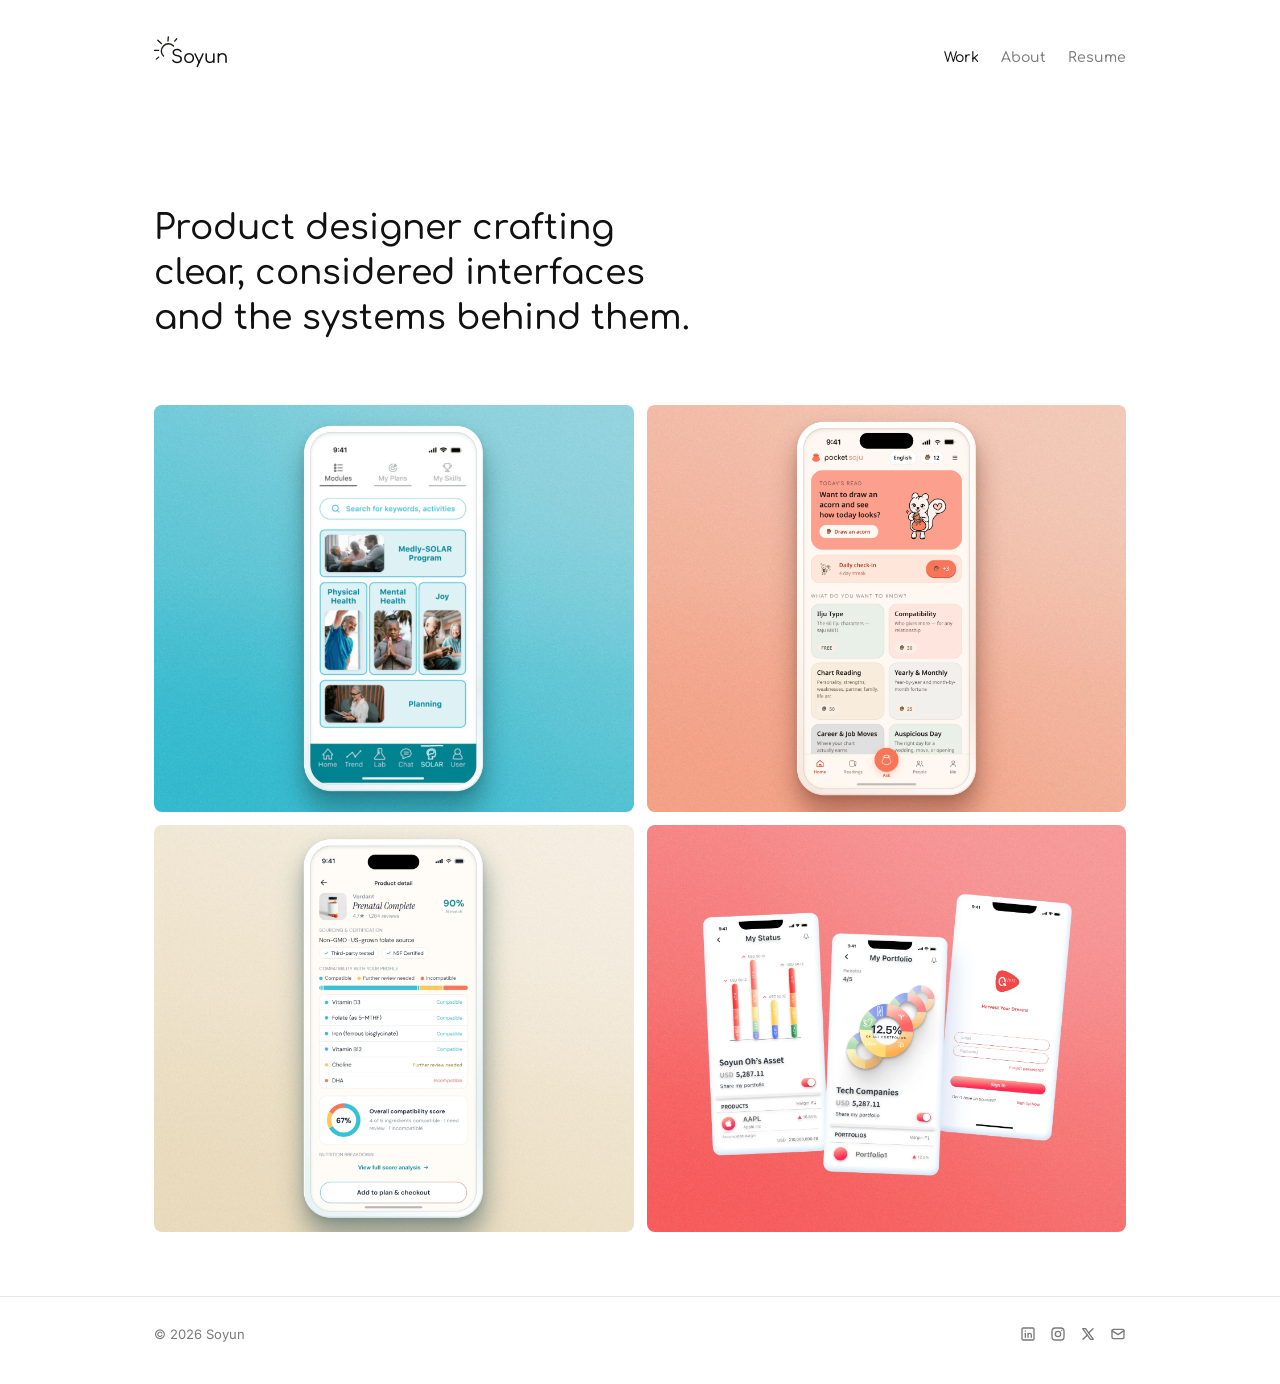
<file: index.html>
<!DOCTYPE html>
<html lang="en">
<head>
  <meta charset="utf-8">
  <meta name="viewport" content="width=device-width, initial-scale=1">
  <title>Soyun</title>
  <meta name="description" content="Portfolio of Soyun, a product designer crafting clear, considered interfaces and the systems behind them.">
  <link rel="preconnect" href="https://fonts.googleapis.com">
  <link rel="preconnect" href="https://fonts.gstatic.com" crossorigin>
  <link href="https://fonts.googleapis.com/css2?family=Inter:wght@400;500&family=Newsreader:ital,opsz,wght@0,6..72,400;1,6..72,400&family=Comfortaa:wght@500&display=swap" rel="stylesheet">
  <link rel="stylesheet" href="styles.css">
</head>
<body>
  <header class="site-header">
    <div class="wrap">
      <a href="index.html" class="brand"><img class="brand-logo" src="images/logo-4a.svg" width="36" height="22" alt="">Soyun</a>
      <nav class="nav" aria-label="Main">
        <a href="index.html" aria-current="page">Work</a>
        <a href="about.html">About</a>
        <a href="#">Resume</a>
      </nav>
    </div>
  </header>

  <main>
    <section class="hero">
      <div class="wrap">
        <h1>Product designer crafting clear, considered interfaces and the systems behind them.</h1>
      </div>
    </section>

    <section id="work" aria-label="Selected work">
      <div class="wrap">
        <div class="grid">

          <div class="item reveal">
            <a class="tile" href="projects/medly-solar.html" style="--tint:#0b7f8d">
              <div class="art">
                <img src="images/medly-solar.webp" width="2000" height="1429" alt="Medly-SOLAR app home screen with Physical Health, Mental Health, Joy and Planning modules">
              </div>
              <div class="overlay" aria-hidden="true">
                <span class="name">Medly-SOLAR</span>
                <span class="tags">User-Centered Design, Equitable Design</span>
              </div>
            </a>
            <div class="caption"><div class="name">Medly-SOLAR</div><div class="tags">User-Centered Design, Equitable Design</div></div>
          </div>

          <div class="item reveal">
            <a class="tile" href="projects/pocket-saju.html" style="--tint:#c9472f">
              <div class="art">
                <img src="images/pocket-saju.webp" width="2000" height="1429" alt="Pocket Saju app home screen with today's read, daily check-in and reading topics">
              </div>
              <div class="overlay" aria-hidden="true">
                <span class="name">Pocket Saju</span>
                <span class="tags">Design Engineering, Design System, Character Design, App Design</span>
              </div>
            </a>
            <div class="caption"><div class="name">Pocket Saju</div><div class="tags">Design Engineering, Design System, Character Design, App Design</div></div>
          </div>

          <div class="item reveal">
            <a class="tile" href="projects/connai.html" style="--tint:#1f7a86">
              <div class="art">
                <img src="images/connai.webp" width="2000" height="1429" alt="CONNAÎ product detail screen showing a prenatal supplement's AI match, ingredient compatibility and overall score">
              </div>
              <div class="overlay" aria-hidden="true">
                <span class="name">CONNAÎ</span>
                <span class="tags">Concept Design, Health &amp; Wellness, AI-Powered</span>
              </div>
            </a>
            <div class="caption"><div class="name">CONNAÎ</div><div class="tags">Concept Design, Health &amp; Wellness, AI-Powered</div></div>
          </div>

          <div class="item reveal">
            <a class="tile" href="projects/qvest.html" style="--tint:#c9343f">
              <div class="art">
                <img src="images/qvest.webp" width="2000" height="1429" alt="Three phone screens of an investing app: My Status, My Portfolio and Sign In">
              </div>
              <div class="overlay" aria-hidden="true">
                <span class="name">QVest</span>
                <span class="tags">UX Design, Fintech, Stock Investment</span>
              </div>
            </a>
            <div class="caption"><div class="name">QVest</div><div class="tags">UX Design, Fintech, Stock Investment</div></div>
          </div>

        </div>
      </div>
    </section>
  </main>

  <footer class="site-footer">
    <div class="wrap">
      <div class="row">
        <div>© <span id="year">2026</span> Soyun</div>
        <div class="socials">
          <a href="https://www.linkedin.com/in/soyunoh/" target="_blank" rel="noopener noreferrer" aria-label="LinkedIn"><svg viewBox="0 0 24 24"><rect x="3" y="3" width="18" height="18" rx="2"/><path d="M8 11v6M8 7.5v.01M12 17v-6M12 13.5c0-1.5 1-2.5 2.5-2.5S17 12 17 13.5V17"/></svg></a>
          <a href="#" aria-label="Instagram"><svg viewBox="0 0 24 24"><rect x="3" y="3" width="18" height="18" rx="5"/><circle cx="12" cy="12" r="4"/><path d="M17.5 6.5v.01"/></svg></a>
          <a href="https://x.com/soyun_oh" target="_blank" rel="noopener noreferrer" aria-label="X (Twitter)"><svg viewBox="0 0 24 24"><path d="M4 4l11.7 16H20L8.3 4H4z"/><path d="M4.5 20l6.6-6.6M12.9 10.6L19.5 4"/></svg></a>
          <a href="mailto:soyunohh@gmail.com" aria-label="Email"><svg viewBox="0 0 24 24"><rect x="3" y="5" width="18" height="14" rx="2"/><path d="m3 7 9 6 9-6"/></svg></a>
        </div>
      </div>
    </div>
  </footer>

  <script src="script.js"></script>
</body>
</html>
</file>
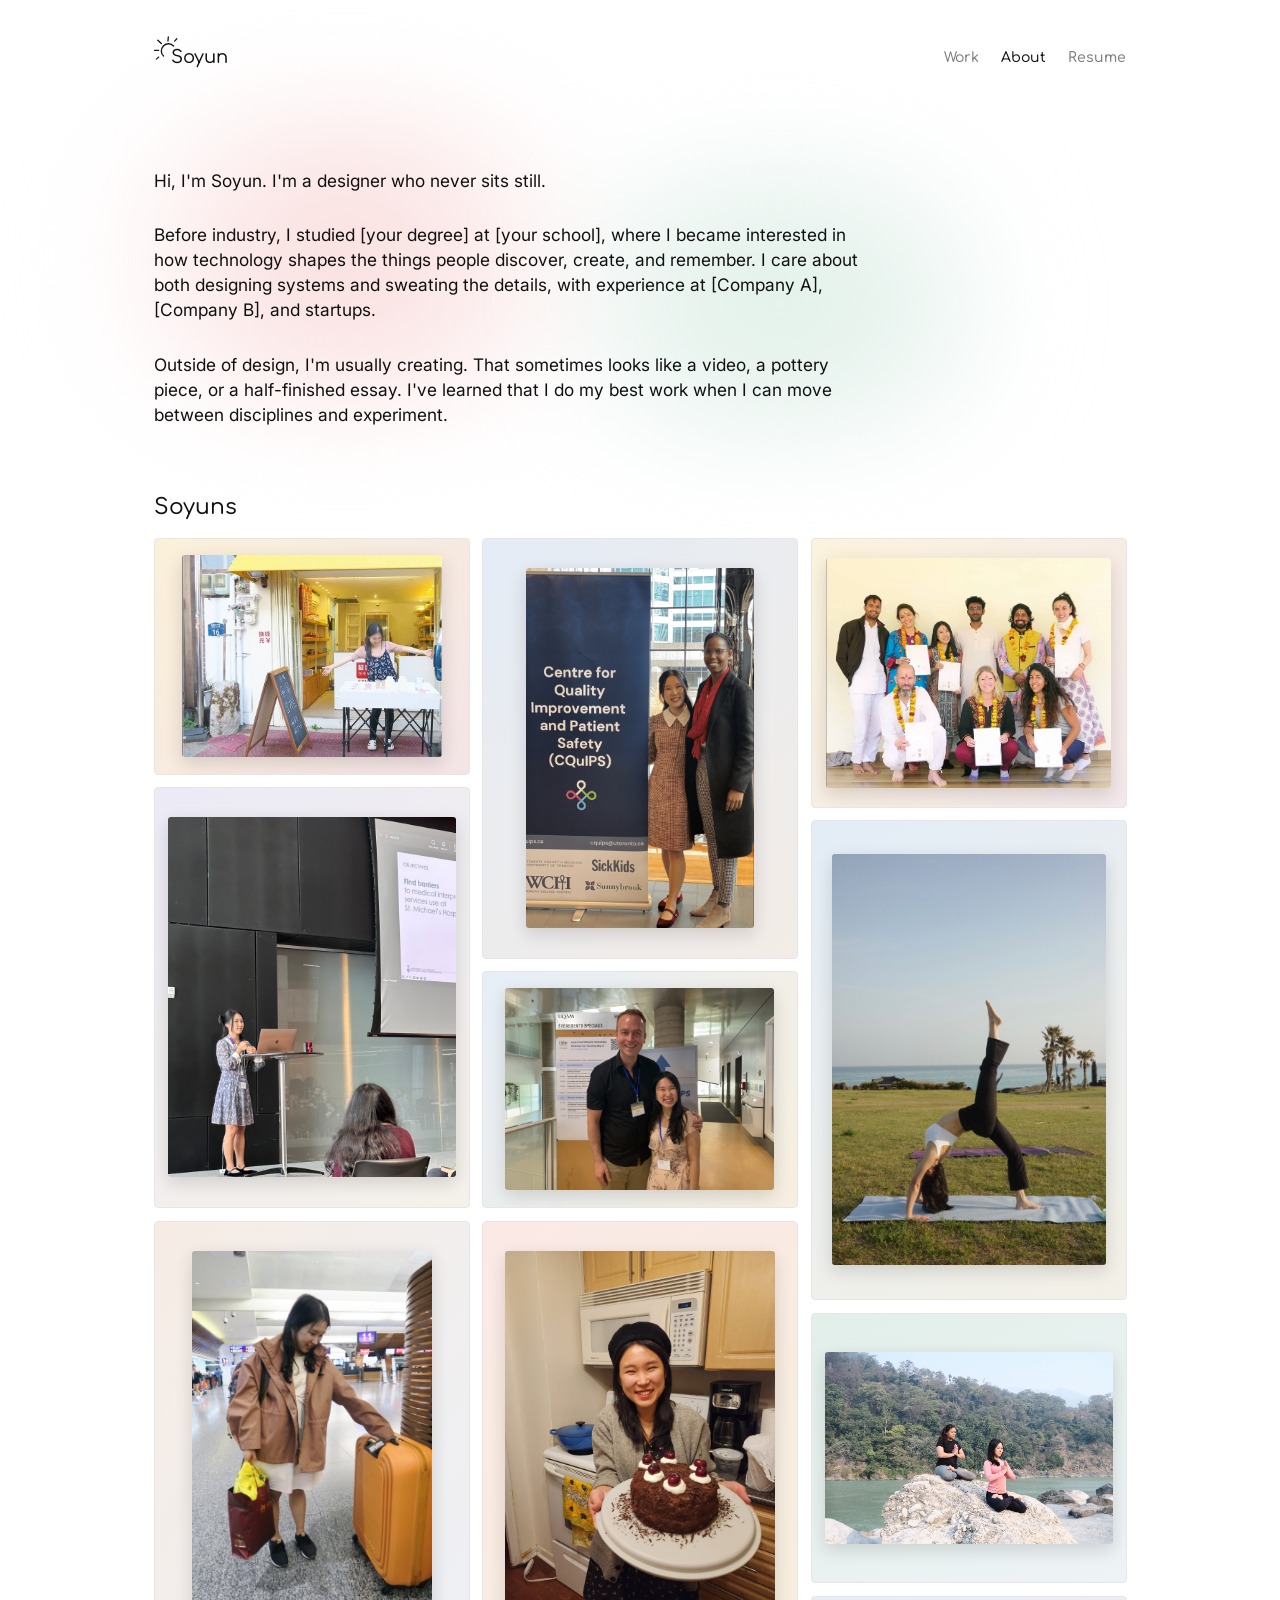
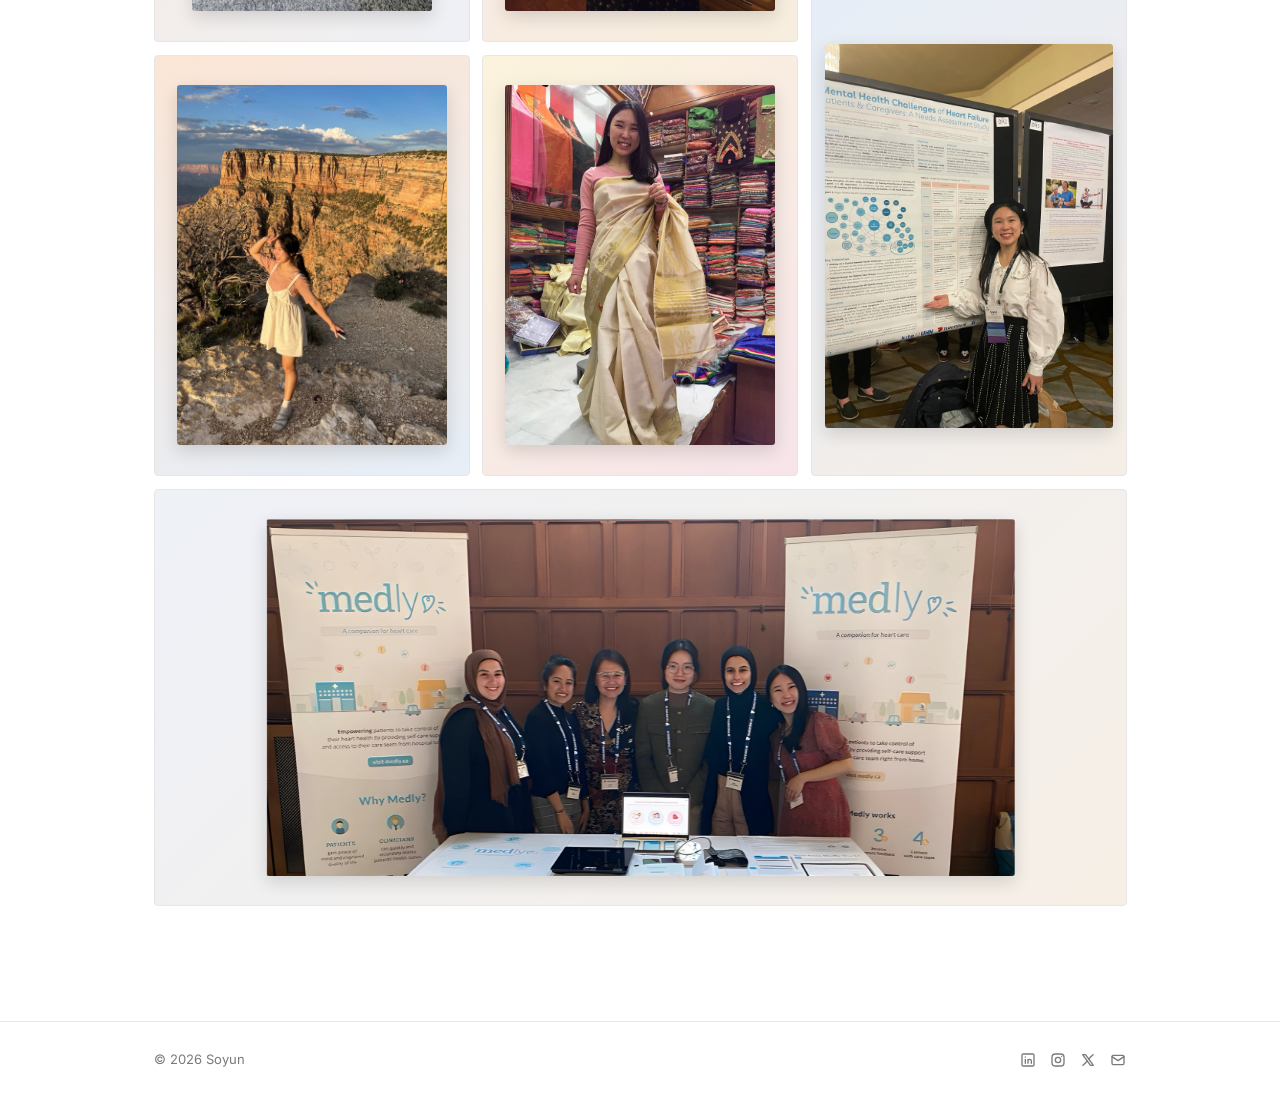
<file: about.html>
<!DOCTYPE html>
<html lang="en">
<head>
  <meta charset="utf-8">
  <meta name="viewport" content="width=device-width, initial-scale=1">
  <title>About — Soyun</title>
  <meta name="description" content="About Soyun: background, interests and what I make outside of work.">
  <link rel="preconnect" href="https://fonts.googleapis.com">
  <link rel="preconnect" href="https://fonts.gstatic.com" crossorigin>
  <link href="https://fonts.googleapis.com/css2?family=Inter:wght@400;500&family=Newsreader:ital,opsz,wght@0,6..72,400;1,6..72,400&family=Comfortaa:wght@500&display=swap" rel="stylesheet">
  <link rel="stylesheet" href="styles.css">
</head>
<body class="about-page">
  <header class="site-header">
    <div class="wrap">
      <a href="index.html" class="brand"><img class="brand-logo" src="images/logo-4a.svg" width="36" height="22" alt="">Soyun</a>
      <nav class="nav" aria-label="Main">
        <a href="index.html">Work</a>
        <a href="about.html" aria-current="page">About</a>
        <a href="#">Resume</a>
      </nav>
    </div>
  </header>

  <main>
    <section class="intro">
      <div class="wrap">
        <p>Hi, I'm Soyun. I'm a designer who never sits still.</p>
        <p>Before industry, I studied [your degree] at [your school], where I became interested in how technology shapes the things people discover, create, and remember. I care about both designing systems and sweating the details, with experience at [Company A], [Company B], and startups.</p>
        <p>Outside of design, I'm usually creating. That sometimes looks like a video, a pottery piece, or a half-finished essay. I've learned that I do my best work when I can move between disciplines and experiment.</p>
      </div>
    </section>

    <section class="about-section">
      <div class="wrap">
        <h2>Soyuns</h2>
        <div class="cards">

          <div class="col">
            <div class="card photo reveal" style="--a:#fbf0d9; --b:#f3e4e6; --angle:135deg">
              <img src="images/community-shop.webp" width="753" height="584" style="--ar:1.2894" loading="lazy" alt="A person standing with arms open behind a small table in front of a shop entrance with a yellow awning">
            </div>

            <div class="card photo tall reveal" style="--a:#eceaf5; --b:#f5f1ea; --angle:150deg">
              <img src="images/community-talk.jpg" width="1600" height="2000" style="--ar:0.8" loading="lazy" alt="A person giving a presentation at a standing table with a laptop, next to a projected slide">
            </div>

            <div class="card photo tall reveal" style="--a:#f6ece4; --b:#eef0f5; --angle:120deg">
              <img src="images/gallery-airport.jpg" width="1080" height="1620" style="--ar:0.6667" loading="lazy" alt="A person in a tan jacket holding an orange suitcase and a shopping bag in an airport">
            </div>

            <div class="card photo tall reveal" style="--a:#fbe6d6; --b:#e6eef7; --angle:160deg">
              <img src="images/gallery-canyon.jpg" width="1125" height="1500" style="--ar:0.75" loading="lazy" alt="A person shading their eyes with one hand at a canyon overlook in the evening light">
            </div>
          </div>

          <div class="col">
            <div class="card photo tall reveal" style="--a:#e4ecf6; --b:#f3ece6; --angle:135deg">
              <img src="images/community-cquips.webp" width="1269" height="2000" style="--ar:0.6345" loading="lazy" alt="Two people smiling next to a Centre for Quality Improvement and Patient Safety banner">
            </div>

            <div class="card photo reveal" style="--a:#e6eef7; --b:#f7efe0; --angle:120deg">
              <img src="images/community-conference.jpg" width="1504" height="1128" style="--ar:1.3333" loading="lazy" alt="Two people smiling together at a conference in front of a workshop program board">
            </div>

            <div class="card photo tall reveal" style="--a:#fbe9e6; --b:#f6eede; --angle:135deg">
              <img src="images/gallery-cake.jpg" width="1500" height="2000" style="--ar:0.75" loading="lazy" alt="A person in a black beret smiling and holding a chocolate cake with cherries on a plate in a kitchen">
            </div>

            <div class="card photo tall reveal" style="--a:#fbf3dc; --b:#f6e4ea; --angle:140deg">
              <img src="images/gallery-sari.jpg" width="768" height="1024" style="--ar:0.75" loading="lazy" alt="A person smiling in a cream and gold sari inside a fabric shop">
            </div>
          </div>

          <div class="col">
            <div class="card photo reveal" style="--a:#fbf3dc; --b:#f4e7ea; --angle:135deg">
              <img src="images/creations-training.webp" width="751" height="607" style="--ar:1.2372" loading="lazy" alt="A group of yoga teacher training graduates in flower garlands holding certificates">
            </div>

            <div class="card photo tall reveal" style="--a:#e3edf7; --b:#f3f0e6; --angle:150deg">
              <img src="images/creations-yoga.jpg" width="1280" height="1920" style="--ar:0.6667" loading="lazy" alt="A person doing a one-legged bridge yoga pose on a mat on a lawn by the sea">
            </div>

            <div class="card photo reveal" style="--a:#e2efe9; --b:#eef3f6; --angle:150deg">
              <img src="images/gallery-meditation.jpg" width="1127" height="749" style="--ar:1.5047" loading="lazy" alt="Two people meditating with hands in prayer position on a large rock beside a river">
            </div>

            <div class="card photo tall reveal" style="--a:#e6edf7; --b:#f5eee6; --angle:145deg">
              <img src="images/gallery-poster.webp" width="1500" height="2000" style="--ar:0.75" loading="lazy" alt="A person in a black beret smiling and pointing to a research poster about mental health challenges of heart failure patients and caregivers">
            </div>
          </div>

          <div class="card photo wide reveal" style="--a:#eef1f7; --b:#f6efe6; --angle:135deg">
              <img src="images/gallery-booth.webp" width="2000" height="952" style="--ar:2.1008" loading="lazy" alt="Six people smiling behind a Medly booth table, between two Medly banners at a conference">
            </div>

        </div>
      </div>
    </section>
  </main>

  <footer class="site-footer">
    <div class="wrap">
      <div class="row">
        <div>© <span id="year">2026</span> Soyun</div>
        <div class="socials">
          <a href="https://www.linkedin.com/in/soyunoh/" target="_blank" rel="noopener noreferrer" aria-label="LinkedIn"><svg viewBox="0 0 24 24"><rect x="3" y="3" width="18" height="18" rx="2"/><path d="M8 11v6M8 7.5v.01M12 17v-6M12 13.5c0-1.5 1-2.5 2.5-2.5S17 12 17 13.5V17"/></svg></a>
          <a href="#" aria-label="Instagram"><svg viewBox="0 0 24 24"><rect x="3" y="3" width="18" height="18" rx="5"/><circle cx="12" cy="12" r="4"/><path d="M17.5 6.5v.01"/></svg></a>
          <a href="https://x.com/soyun_oh" target="_blank" rel="noopener noreferrer" aria-label="X (Twitter)"><svg viewBox="0 0 24 24"><path d="M4 4l11.7 16H20L8.3 4H4z"/><path d="M4.5 20l6.6-6.6M12.9 10.6L19.5 4"/></svg></a>
          <a href="mailto:soyunohh@gmail.com" aria-label="Email"><svg viewBox="0 0 24 24"><rect x="3" y="5" width="18" height="14" rx="2"/><path d="m3 7 9 6 9-6"/></svg></a>
        </div>
      </div>
    </div>
  </footer>

  <script src="script.js"></script>
</body>
</html>
</file>
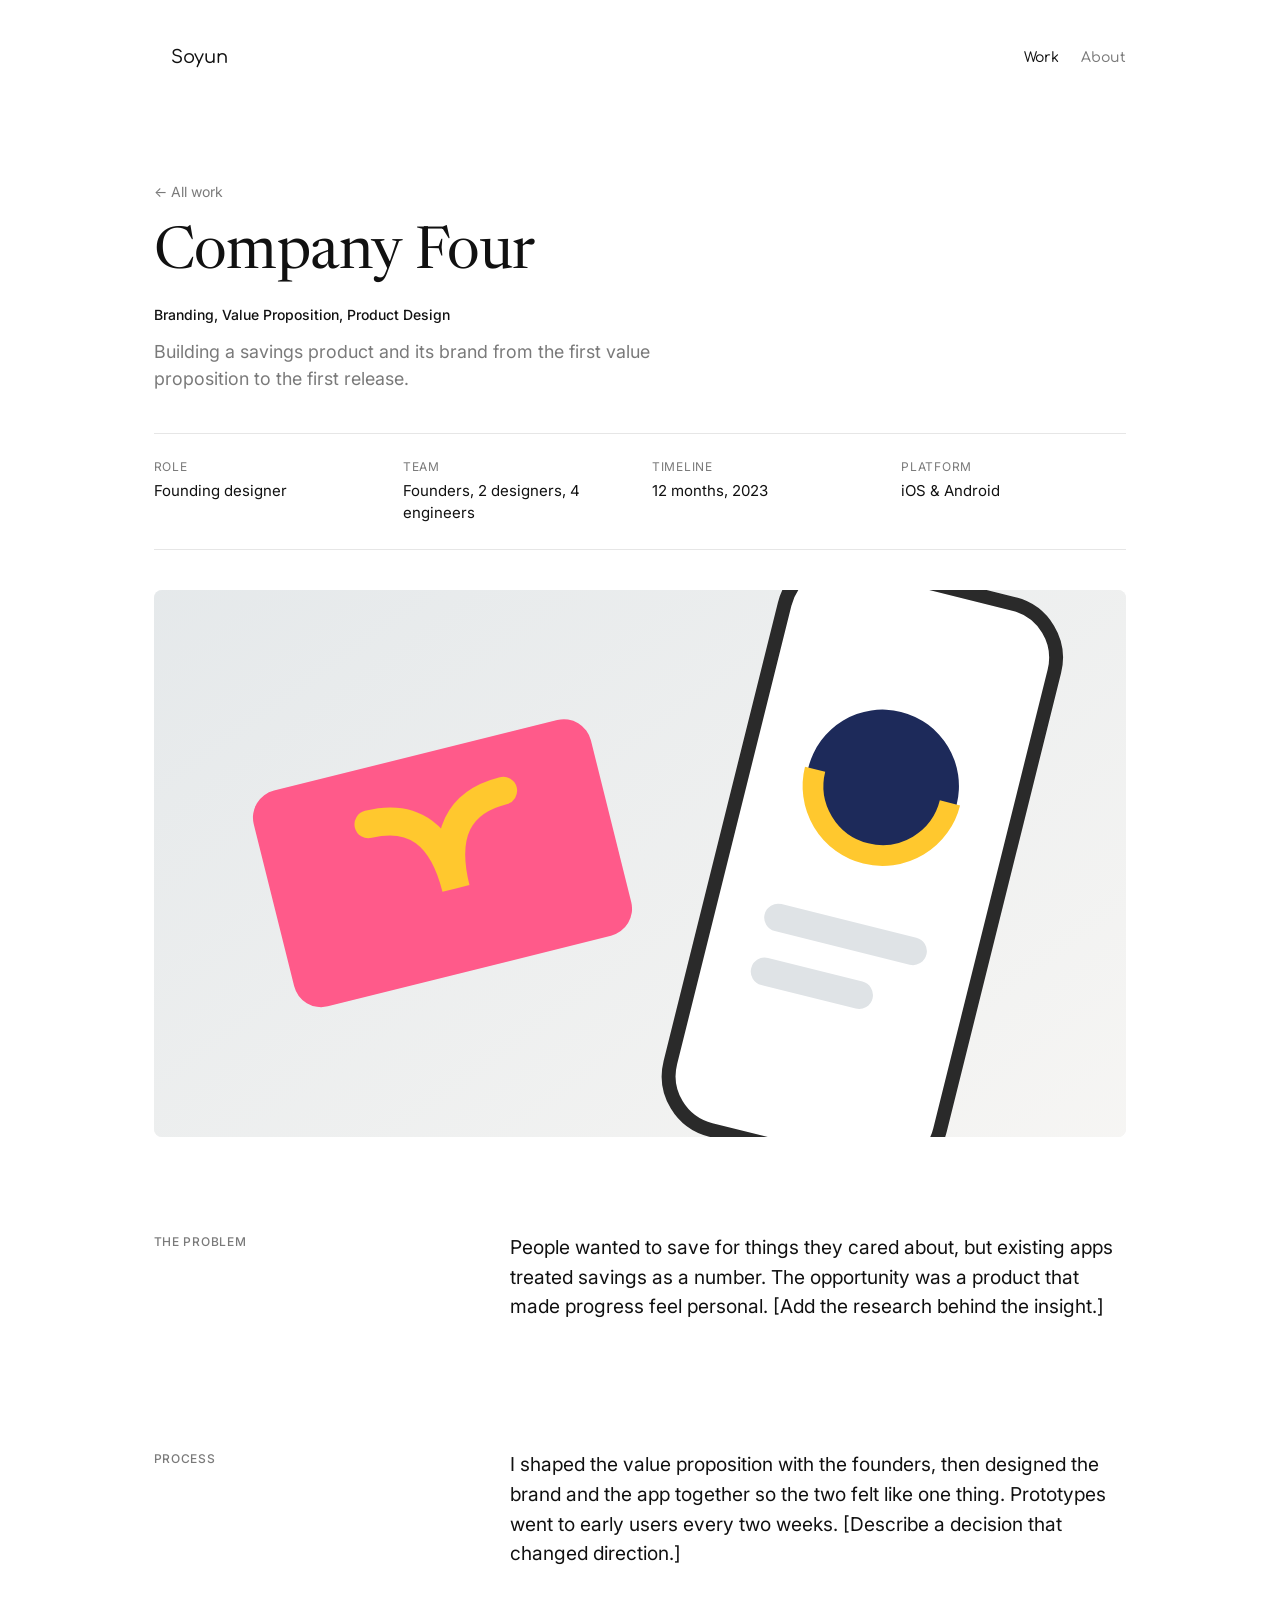
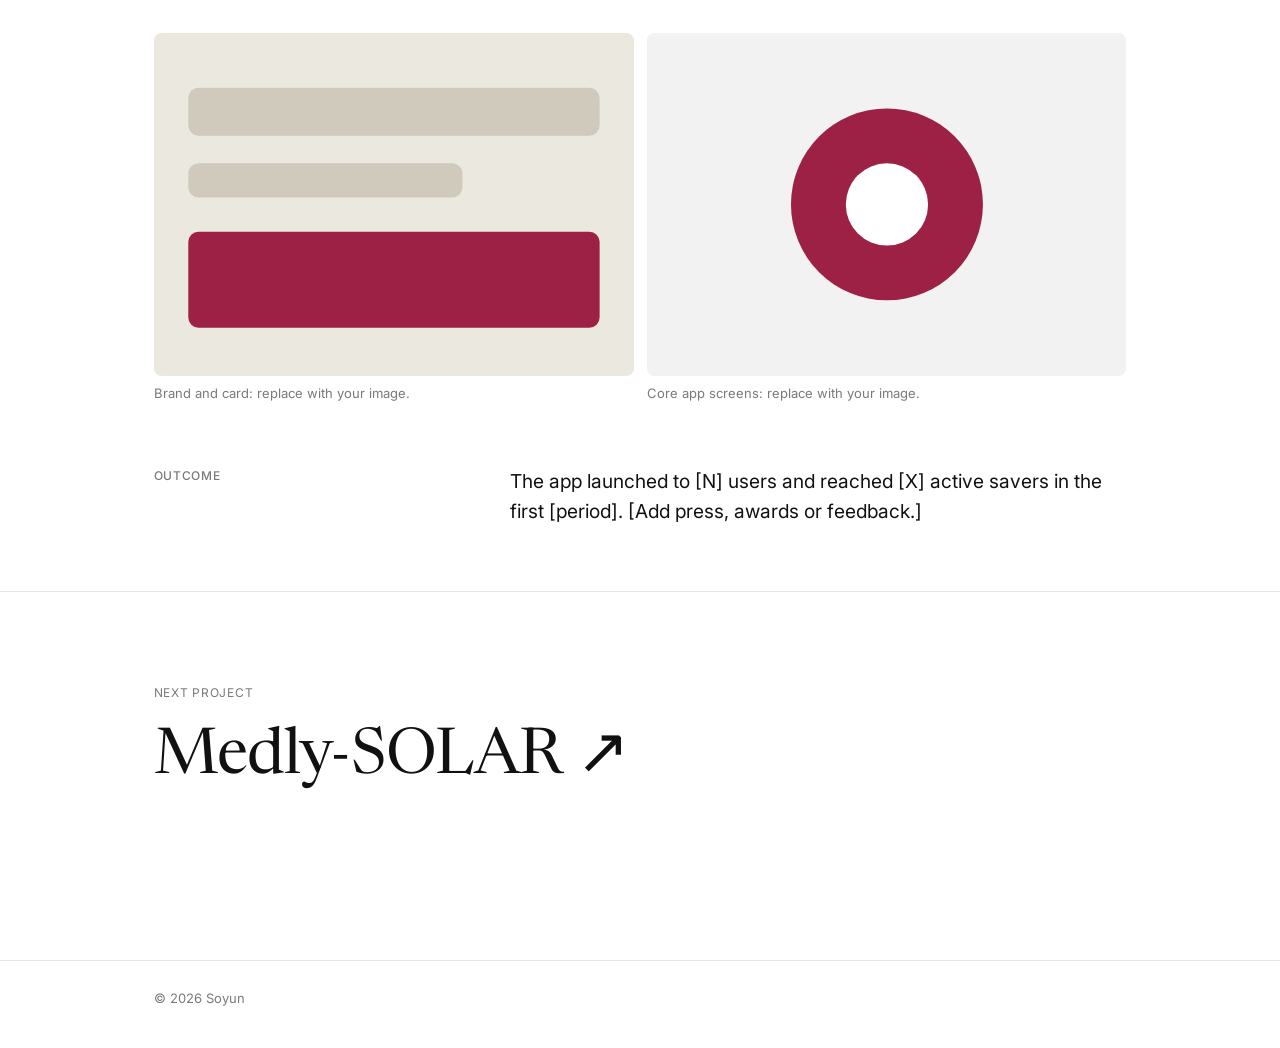
<file: projects/company-four.html>
<!DOCTYPE html>
<html lang="en">
<head>
  <meta charset="utf-8">
  <meta name="viewport" content="width=device-width, initial-scale=1">
  <title>Company Four — Soyun</title>
  <meta name="description" content="Case study: Company Four. Branding, Value Proposition, Product Design.">
  <link rel="preconnect" href="https://fonts.googleapis.com">
  <link rel="preconnect" href="https://fonts.gstatic.com" crossorigin>
  <link href="https://fonts.googleapis.com/css2?family=Inter:wght@400;500&family=Newsreader:ital,opsz,wght@0,6..72,400;1,6..72,400&family=Comfortaa:wght@500&display=swap" rel="stylesheet">
  <link rel="stylesheet" href="../styles.css">
</head>
<body>
  <header class="site-header">
    <div class="wrap">
      <a href="../index.html" class="brand">Soyun</a>
      <nav class="nav" aria-label="Main">
        <a href="../index.html" aria-current="page">Work</a>
        <a href="../about.html">About</a>
      </nav>
    </div>
  </header>

  <main>
    <div class="wrap">
      <section class="cs-hero">
        <a class="back" href="../index.html">← All work</a>
        <h1>Company Four</h1>
        <p class="tags-line">Branding, Value Proposition, Product Design</p>
        <p class="sub">Building a savings product and its brand from the first value proposition to the first release.</p>

        <dl class="cs-facts"><div><dt>Role</dt><dd>Founding designer</dd></div><div><dt>Team</dt><dd>Founders, 2 designers, 4 engineers</dd></div><div><dt>Timeline</dt><dd>12 months, 2023</dd></div><div><dt>Platform</dt><dd>iOS &amp; Android</dd></div></dl>

        <div class="cs-cover">
          <svg viewBox="0 0 140 100" preserveAspectRatio="xMidYMid slice" role="img" aria-label="Placeholder cover for Company Four">
                  <defs><linearGradient id="g4" x1="0" y1="0" x2="1" y2="1"><stop offset="0" stop-color="#e4e8ea"/><stop offset="1" stop-color="#f7f6f4"/></linearGradient></defs>
                  <rect width="140" height="100" fill="url(#g4)"/>
                  <g transform="rotate(-14 42 56)"><rect x="18" y="34" width="50" height="32" rx="4" fill="#ff5a8a"/><path d="M34 42 q10 0 10 12 q0 -12 10 -12" fill="none" stroke="#ffc82e" stroke-width="4" stroke-linecap="round"/></g>
                  <g transform="rotate(14 100 50)"><rect x="82" y="8" width="40" height="84" rx="8" fill="#fff" stroke="#2a2a2a" stroke-width="2"/><circle cx="102" cy="38" r="11" fill="#1d2a5a"/><path d="M92 38 a10 10 0 0 0 20 0" fill="none" stroke="#ffc82e" stroke-width="3"/><rect x="90" y="58" width="24" height="4" rx="2" fill="#dfe3e6"/><rect x="90" y="66" width="18" height="4" rx="2" fill="#dfe3e6"/></g>
                </svg>
        </div>
      </section>

      <section class="cs-block reveal">
        <h2>The problem</h2>
        <p>People wanted to save for things they cared about, but existing apps treated savings as a number. The opportunity was a product that made progress feel personal. [Add the research behind the insight.]</p>
      </section>

      <section class="cs-block reveal">
        <h2>Process</h2>
        <p>I shaped the value proposition with the founders, then designed the brand and the app together so the two felt like one thing. Prototypes went to early users every two weeks. [Describe a decision that changed direction.]</p>
      </section>

      <div class="cs-figures two reveal">
        <figure>
          <div class="cs-figure"><svg viewBox="0 0 160 100" preserveAspectRatio="xMidYMid slice" aria-hidden="true"><rect width="160" height="100" fill="#ebe8e0"/><rect x="20" y="16" width="120" height="14" rx="3" fill="#cfcabb"/><rect x="20" y="38" width="80" height="10" rx="3" fill="#cfcabb"/><rect x="20" y="58" width="120" height="28" rx="3" fill="#9c2145"/></svg></div>
          <figcaption class="cs-figcaption">Brand and card: replace with your image.</figcaption>
        </figure>
        <figure>
          <div class="cs-figure"><svg viewBox="0 0 160 100" preserveAspectRatio="xMidYMid slice" aria-hidden="true"><rect width="160" height="100" fill="#f2f2f2"/><circle cx="80" cy="50" r="28" fill="#9c2145"/><circle cx="80" cy="50" r="12" fill="#fff"/></svg></div>
          <figcaption class="cs-figcaption">Core app screens: replace with your image.</figcaption>
        </figure>
      </div>

      <section class="cs-block reveal">
        <h2>Outcome</h2>
        <p>The app launched to [N] users and reached [X] active savers in the first [period]. [Add press, awards or feedback.]</p>
      </section>
    </div>

    <a class="next" href="medly-solar.html">
      <div class="wrap">
        <small>Next project</small>
        <h2>Medly-SOLAR ↗</h2>
      </div>
    </a>
  </main>

  <footer class="site-footer">
    <div class="wrap">
      <p class="copy">© <span id="year">2026</span> Soyun</p>
    </div>
  </footer>

  <script src="../script.js"></script>
</body>
</html>
</file>
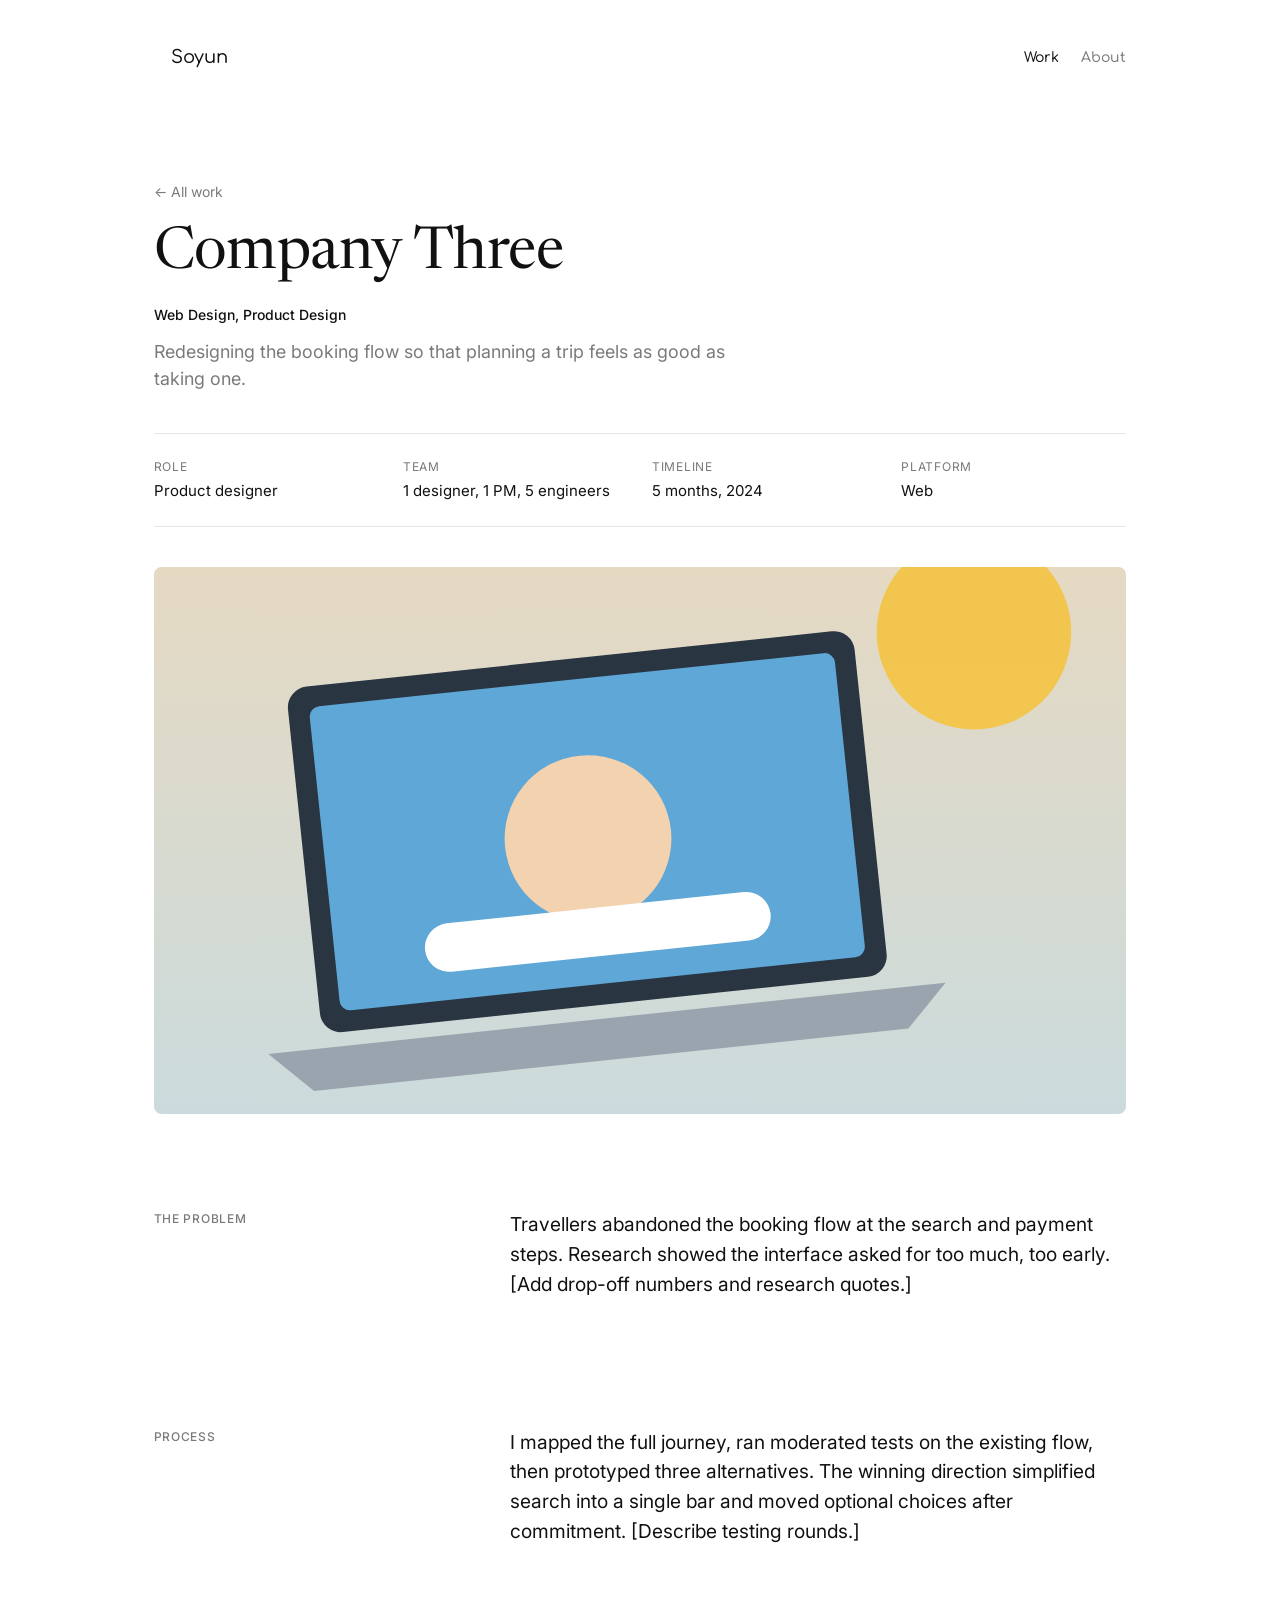
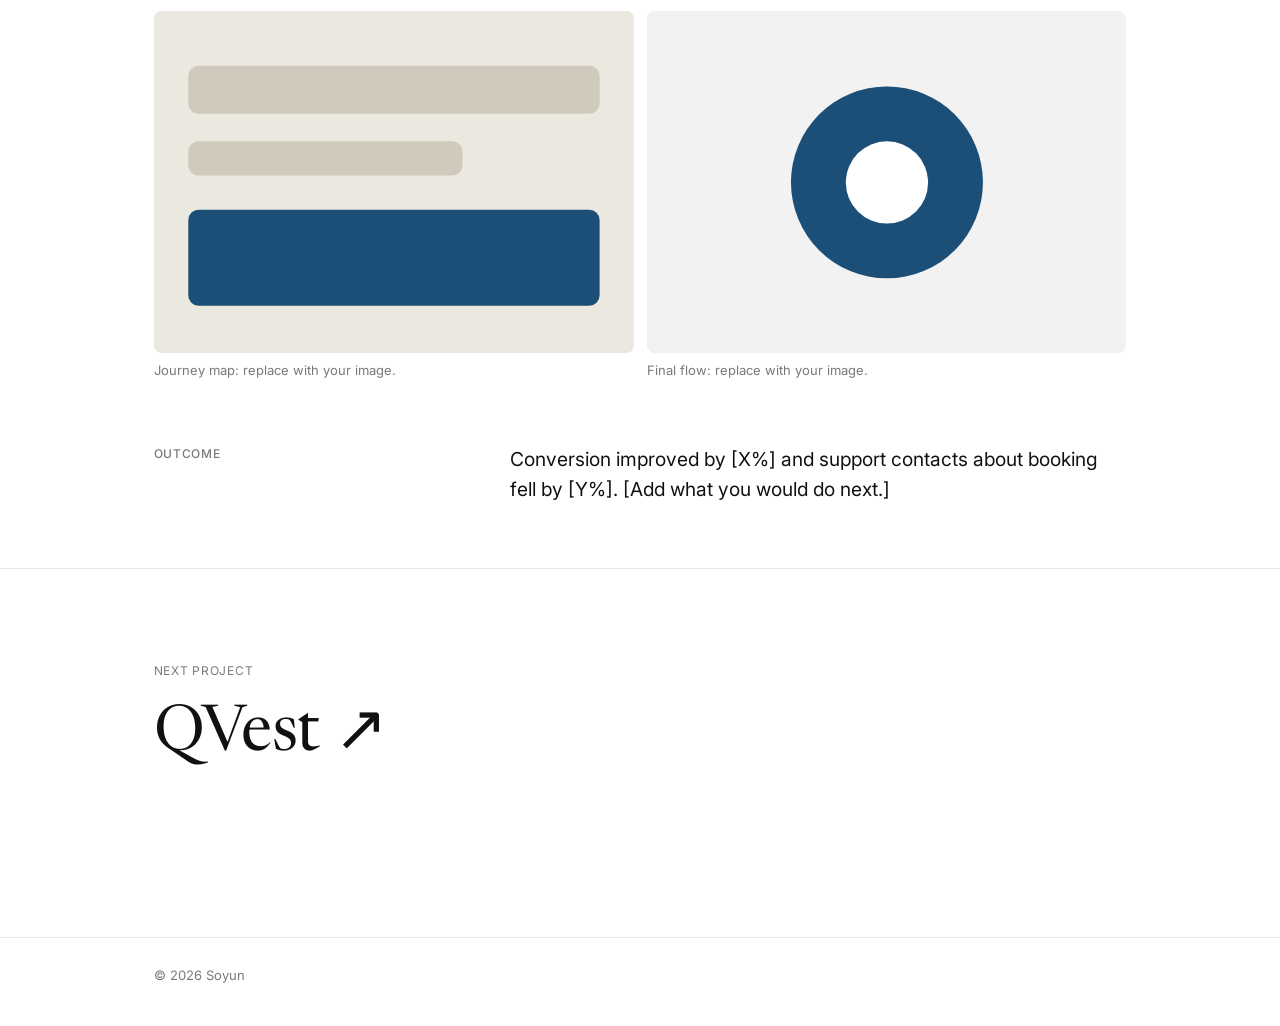
<file: projects/company-three.html>
<!DOCTYPE html>
<html lang="en">
<head>
  <meta charset="utf-8">
  <meta name="viewport" content="width=device-width, initial-scale=1">
  <title>Company Three — Soyun</title>
  <meta name="description" content="Case study: Company Three. Web Design, Product Design.">
  <link rel="preconnect" href="https://fonts.googleapis.com">
  <link rel="preconnect" href="https://fonts.gstatic.com" crossorigin>
  <link href="https://fonts.googleapis.com/css2?family=Inter:wght@400;500&family=Newsreader:ital,opsz,wght@0,6..72,400;1,6..72,400&family=Comfortaa:wght@500&display=swap" rel="stylesheet">
  <link rel="stylesheet" href="../styles.css">
</head>
<body>
  <header class="site-header">
    <div class="wrap">
      <a href="../index.html" class="brand">Soyun</a>
      <nav class="nav" aria-label="Main">
        <a href="../index.html" aria-current="page">Work</a>
        <a href="../about.html">About</a>
      </nav>
    </div>
  </header>

  <main>
    <div class="wrap">
      <section class="cs-hero">
        <a class="back" href="../index.html">← All work</a>
        <h1>Company Three</h1>
        <p class="tags-line">Web Design, Product Design</p>
        <p class="sub">Redesigning the booking flow so that planning a trip feels as good as taking one.</p>

        <dl class="cs-facts"><div><dt>Role</dt><dd>Product designer</dd></div><div><dt>Team</dt><dd>1 designer, 1 PM, 5 engineers</dd></div><div><dt>Timeline</dt><dd>5 months, 2024</dd></div><div><dt>Platform</dt><dd>Web</dd></div></dl>

        <div class="cs-cover">
          <svg viewBox="0 0 140 100" preserveAspectRatio="xMidYMid slice" role="img" aria-label="Placeholder cover for Company Three">
                  <defs><linearGradient id="g3" x1="0" y1="0" x2="0" y2="1"><stop offset="0" stop-color="#e9d9bf"/><stop offset="1" stop-color="#c7dbe0"/></linearGradient></defs>
                  <rect width="140" height="100" fill="url(#g3)"/>
                  <circle cx="118" cy="20" r="14" fill="#f4c542" opacity=".9"/>
                  <g transform="rotate(-6 60 55)">
                    <rect x="22" y="24" width="82" height="50" rx="3" fill="#2a3542"/>
                    <rect x="25" y="27" width="76" height="44" rx="1.5" fill="#5ea7d6"/>
                    <circle cx="63" cy="50" r="12" fill="#f3d2b0"/>
                    <rect x="38" y="60" width="50" height="7" rx="3.5" fill="#fff"/>
                    <path d="M14 76 H112 L106 82 H20Z" fill="#9aa4ae"/>
                  </g>
                </svg>
        </div>
      </section>

      <section class="cs-block reveal">
        <h2>The problem</h2>
        <p>Travellers abandoned the booking flow at the search and payment steps. Research showed the interface asked for too much, too early. [Add drop-off numbers and research quotes.]</p>
      </section>

      <section class="cs-block reveal">
        <h2>Process</h2>
        <p>I mapped the full journey, ran moderated tests on the existing flow, then prototyped three alternatives. The winning direction simplified search into a single bar and moved optional choices after commitment. [Describe testing rounds.]</p>
      </section>

      <div class="cs-figures two reveal">
        <figure>
          <div class="cs-figure"><svg viewBox="0 0 160 100" preserveAspectRatio="xMidYMid slice" aria-hidden="true"><rect width="160" height="100" fill="#ebe8e0"/><rect x="20" y="16" width="120" height="14" rx="3" fill="#cfcabb"/><rect x="20" y="38" width="80" height="10" rx="3" fill="#cfcabb"/><rect x="20" y="58" width="120" height="28" rx="3" fill="#1c4f78"/></svg></div>
          <figcaption class="cs-figcaption">Journey map: replace with your image.</figcaption>
        </figure>
        <figure>
          <div class="cs-figure"><svg viewBox="0 0 160 100" preserveAspectRatio="xMidYMid slice" aria-hidden="true"><rect width="160" height="100" fill="#f2f2f2"/><circle cx="80" cy="50" r="28" fill="#1c4f78"/><circle cx="80" cy="50" r="12" fill="#fff"/></svg></div>
          <figcaption class="cs-figcaption">Final flow: replace with your image.</figcaption>
        </figure>
      </div>

      <section class="cs-block reveal">
        <h2>Outcome</h2>
        <p>Conversion improved by [X%] and support contacts about booking fell by [Y%]. [Add what you would do next.]</p>
      </section>
    </div>

    <a class="next" href="qvest.html">
      <div class="wrap">
        <small>Next project</small>
        <h2>QVest ↗</h2>
      </div>
    </a>
  </main>

  <footer class="site-footer">
    <div class="wrap">
      <p class="copy">© <span id="year">2026</span> Soyun</p>
    </div>
  </footer>

  <script src="../script.js"></script>
</body>
</html>
</file>
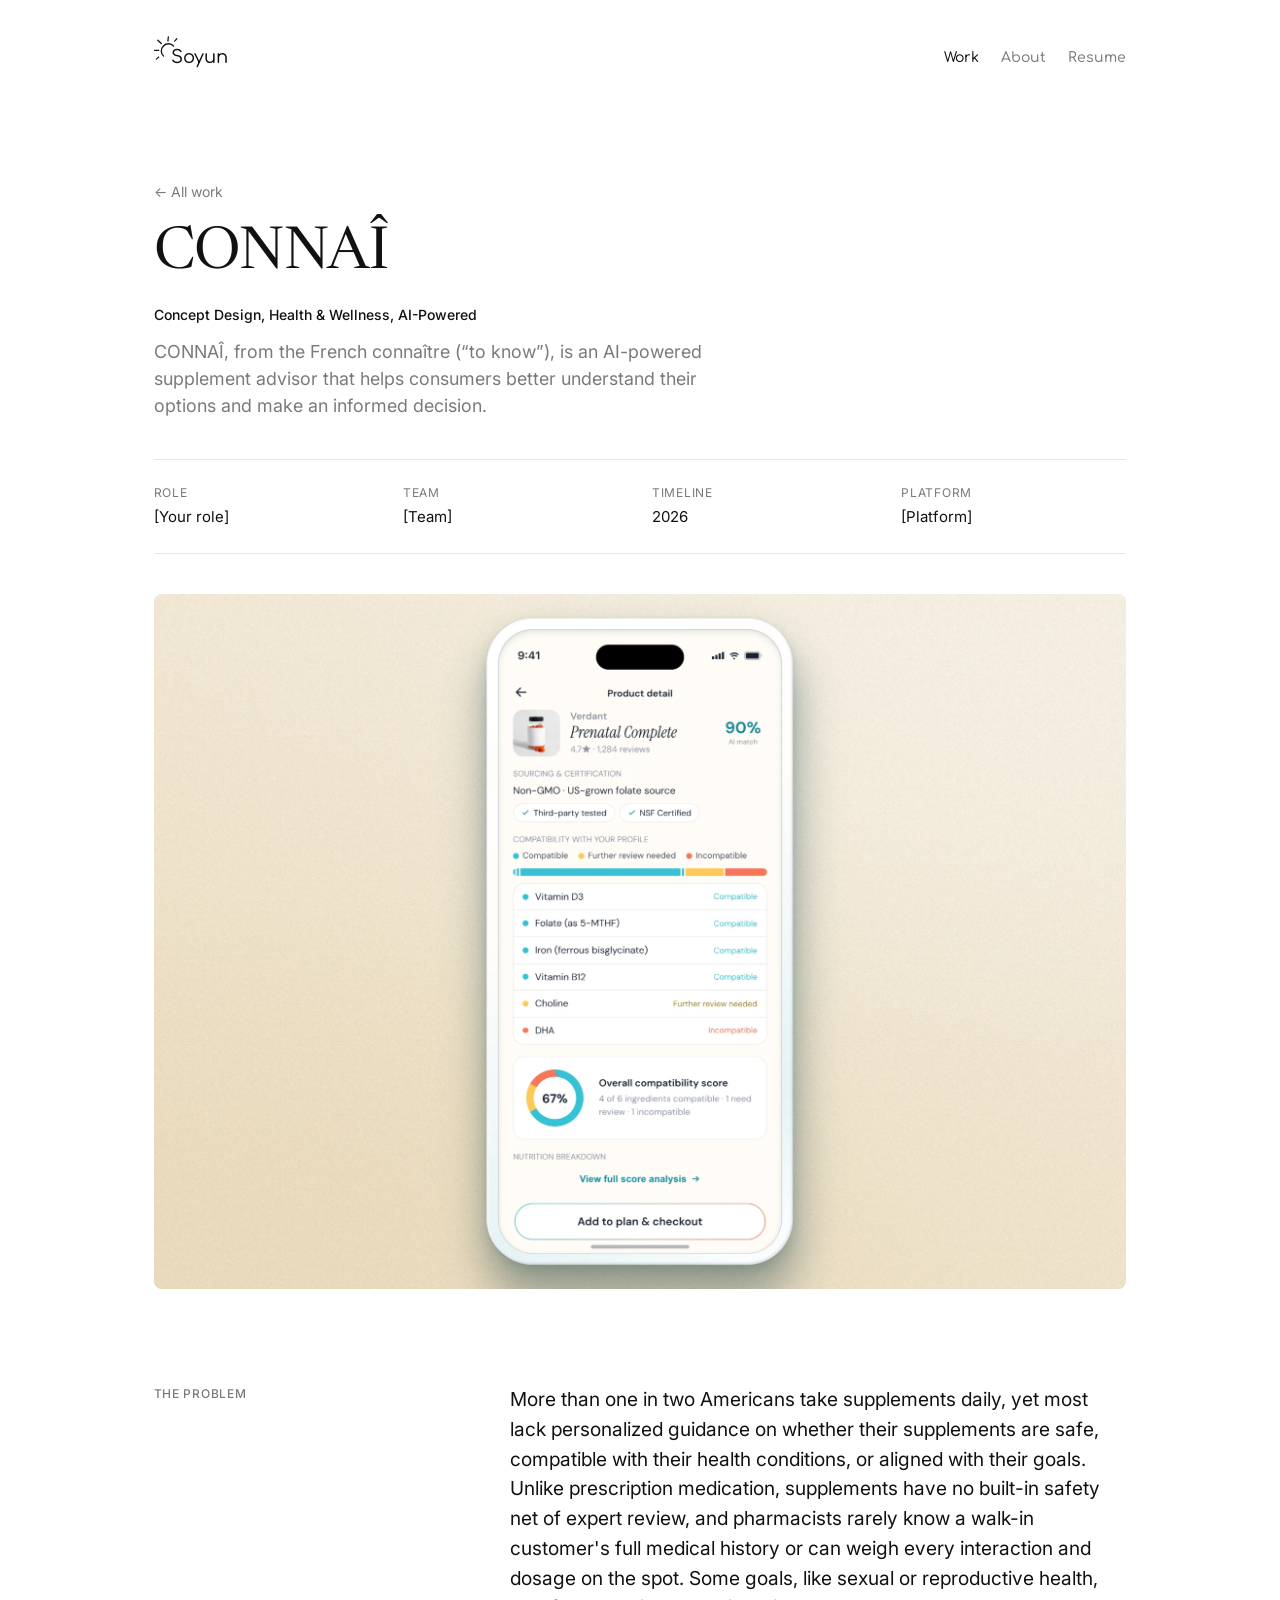
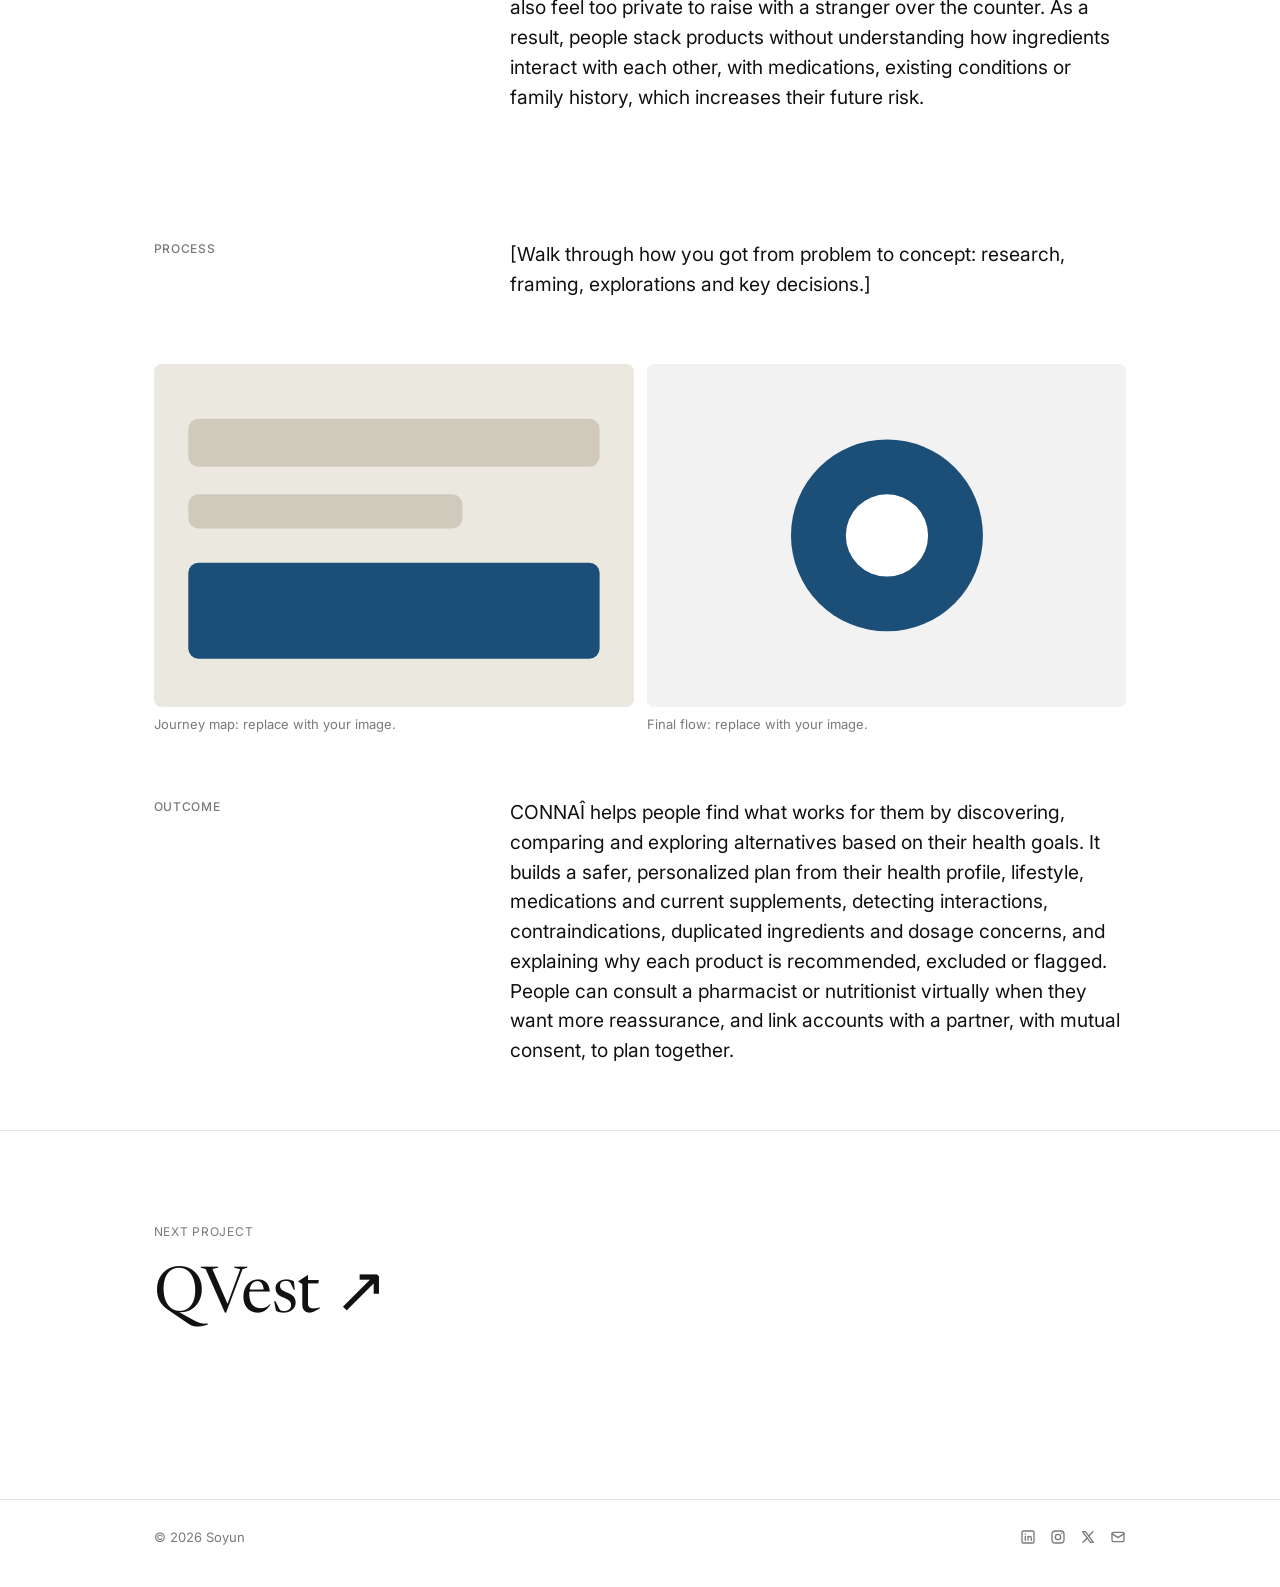
<file: projects/connai.html>
<!DOCTYPE html>
<html lang="en">
<head>
  <meta charset="utf-8">
  <meta name="viewport" content="width=device-width, initial-scale=1">
  <title>CONNAÎ — Soyun</title>
  <meta name="description" content="Case study: CONNAÎ. Concept Design, Health &amp; Wellness, AI-Powered.">
  <link rel="preconnect" href="https://fonts.googleapis.com">
  <link rel="preconnect" href="https://fonts.gstatic.com" crossorigin>
  <link href="https://fonts.googleapis.com/css2?family=Inter:wght@400;500&family=Newsreader:ital,opsz,wght@0,6..72,400;1,6..72,400&family=Comfortaa:wght@500&display=swap" rel="stylesheet">
  <link rel="stylesheet" href="../styles.css">
</head>
<body>
  <header class="site-header">
    <div class="wrap">
      <a href="../index.html" class="brand"><img class="brand-logo" src="../images/logo-4a.svg" width="36" height="22" alt="">Soyun</a>
      <nav class="nav" aria-label="Main">
        <a href="../index.html" aria-current="page">Work</a>
        <a href="../about.html">About</a>
        <a href="#">Resume</a>
      </nav>
    </div>
  </header>

  <main>
    <div class="wrap">
      <section class="cs-hero">
        <a class="back" href="../index.html">← All work</a>
        <h1>CONNAÎ</h1>
        <p class="tags-line">Concept Design, Health &amp; Wellness, AI-Powered</p>
        <p class="sub">CONNAÎ, from the French connaître (“to know”), is an AI-powered supplement advisor that helps consumers better understand their options and make an informed decision.</p>

        <dl class="cs-facts"><div><dt>Role</dt><dd>[Your role]</dd></div><div><dt>Team</dt><dd>[Team]</dd></div><div><dt>Timeline</dt><dd>2026</dd></div><div><dt>Platform</dt><dd>[Platform]</dd></div></dl>

        <div class="cs-cover" style="aspect-ratio: 2000 / 1429"><img src="../images/connai.webp" width="2000" height="1429" alt="CONNAÎ product detail screen showing a prenatal supplement's AI match, ingredient compatibility and overall score"></div>
      </section>

      <section class="cs-block reveal">
        <h2>The problem</h2>
        <p>More than one in two Americans take supplements daily, yet most lack personalized guidance on whether their supplements are safe, compatible with their health conditions, or aligned with their goals. Unlike prescription medication, supplements have no built-in safety net of expert review, and pharmacists rarely know a walk-in customer's full medical history or can weigh every interaction and dosage on the spot. Some goals, like sexual or reproductive health, also feel too private to raise with a stranger over the counter. As a result, people stack products without understanding how ingredients interact with each other, with medications, existing conditions or family history, which increases their future risk.</p>
      </section>

      <section class="cs-block reveal">
        <h2>Process</h2>
        <p>[Walk through how you got from problem to concept: research, framing, explorations and key decisions.]</p>
      </section>

      <div class="cs-figures two reveal">
        <figure>
          <div class="cs-figure"><svg viewBox="0 0 160 100" preserveAspectRatio="xMidYMid slice" aria-hidden="true"><rect width="160" height="100" fill="#ebe8e0"/><rect x="20" y="16" width="120" height="14" rx="3" fill="#cfcabb"/><rect x="20" y="38" width="80" height="10" rx="3" fill="#cfcabb"/><rect x="20" y="58" width="120" height="28" rx="3" fill="#1c4f78"/></svg></div>
          <figcaption class="cs-figcaption">Journey map: replace with your image.</figcaption>
        </figure>
        <figure>
          <div class="cs-figure"><svg viewBox="0 0 160 100" preserveAspectRatio="xMidYMid slice" aria-hidden="true"><rect width="160" height="100" fill="#f2f2f2"/><circle cx="80" cy="50" r="28" fill="#1c4f78"/><circle cx="80" cy="50" r="12" fill="#fff"/></svg></div>
          <figcaption class="cs-figcaption">Final flow: replace with your image.</figcaption>
        </figure>
      </div>

      <section class="cs-block reveal">
        <h2>Outcome</h2>
        <p>CONNAÎ helps people find what works for them by discovering, comparing and exploring alternatives based on their health goals. It builds a safer, personalized plan from their health profile, lifestyle, medications and current supplements, detecting interactions, contraindications, duplicated ingredients and dosage concerns, and explaining why each product is recommended, excluded or flagged. People can consult a pharmacist or nutritionist virtually when they want more reassurance, and link accounts with a partner, with mutual consent, to plan together.</p>
      </section>
    </div>

    <a class="next" href="qvest.html">
      <div class="wrap">
        <small>Next project</small>
        <h2>QVest ↗</h2>
      </div>
    </a>
  </main>

  <footer class="site-footer">
    <div class="wrap">
      <div class="row">
        <div>© <span id="year">2026</span> Soyun</div>
        <div class="socials">
          <a href="https://www.linkedin.com/in/soyunoh/" target="_blank" rel="noopener noreferrer" aria-label="LinkedIn"><svg viewBox="0 0 24 24"><rect x="3" y="3" width="18" height="18" rx="2"/><path d="M8 11v6M8 7.5v.01M12 17v-6M12 13.5c0-1.5 1-2.5 2.5-2.5S17 12 17 13.5V17"/></svg></a>
          <a href="#" aria-label="Instagram"><svg viewBox="0 0 24 24"><rect x="3" y="3" width="18" height="18" rx="5"/><circle cx="12" cy="12" r="4"/><path d="M17.5 6.5v.01"/></svg></a>
          <a href="https://x.com/soyun_oh" target="_blank" rel="noopener noreferrer" aria-label="X (Twitter)"><svg viewBox="0 0 24 24"><path d="M4 4l11.7 16H20L8.3 4H4z"/><path d="M4.5 20l6.6-6.6M12.9 10.6L19.5 4"/></svg></a>
          <a href="mailto:soyunohh@gmail.com" aria-label="Email"><svg viewBox="0 0 24 24"><rect x="3" y="5" width="18" height="14" rx="2"/><path d="m3 7 9 6 9-6"/></svg></a>
        </div>
      </div>
    </div>
  </footer>

  <script src="../script.js"></script>
</body>
</html>
</file>
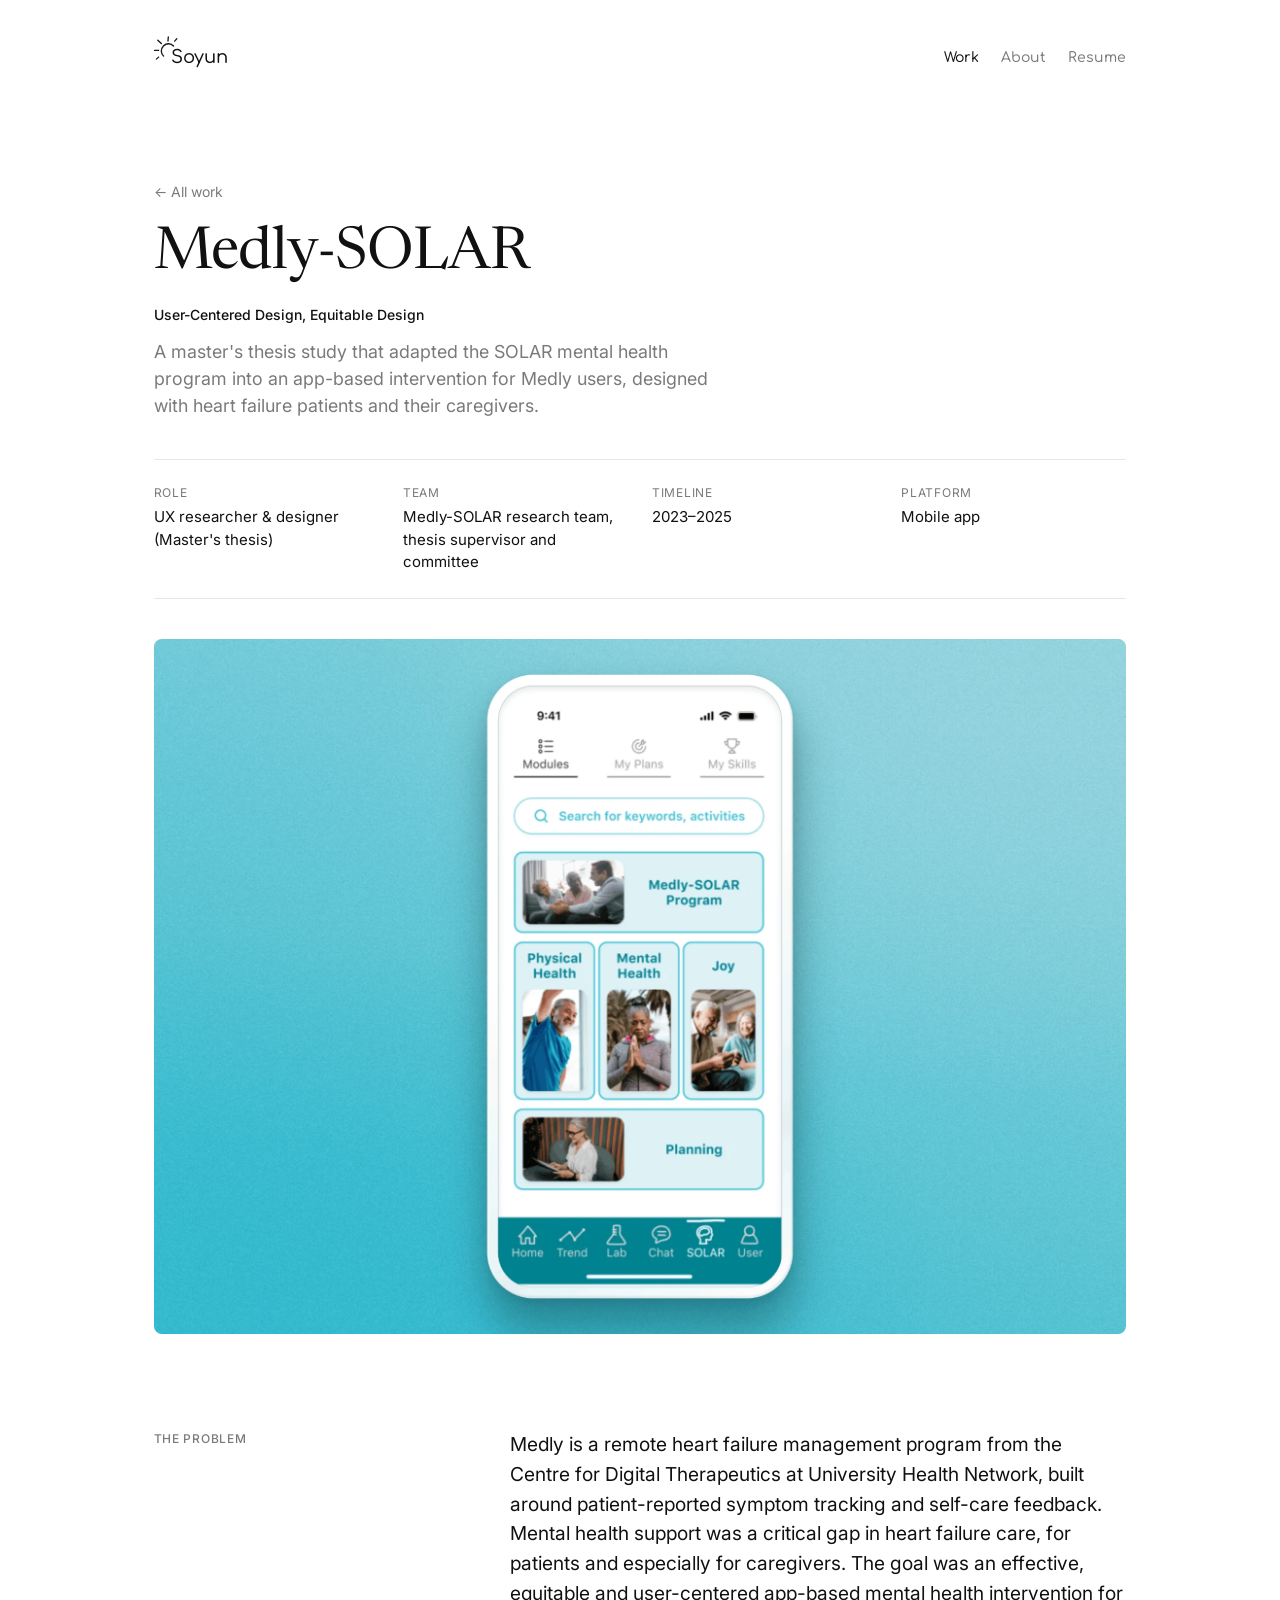
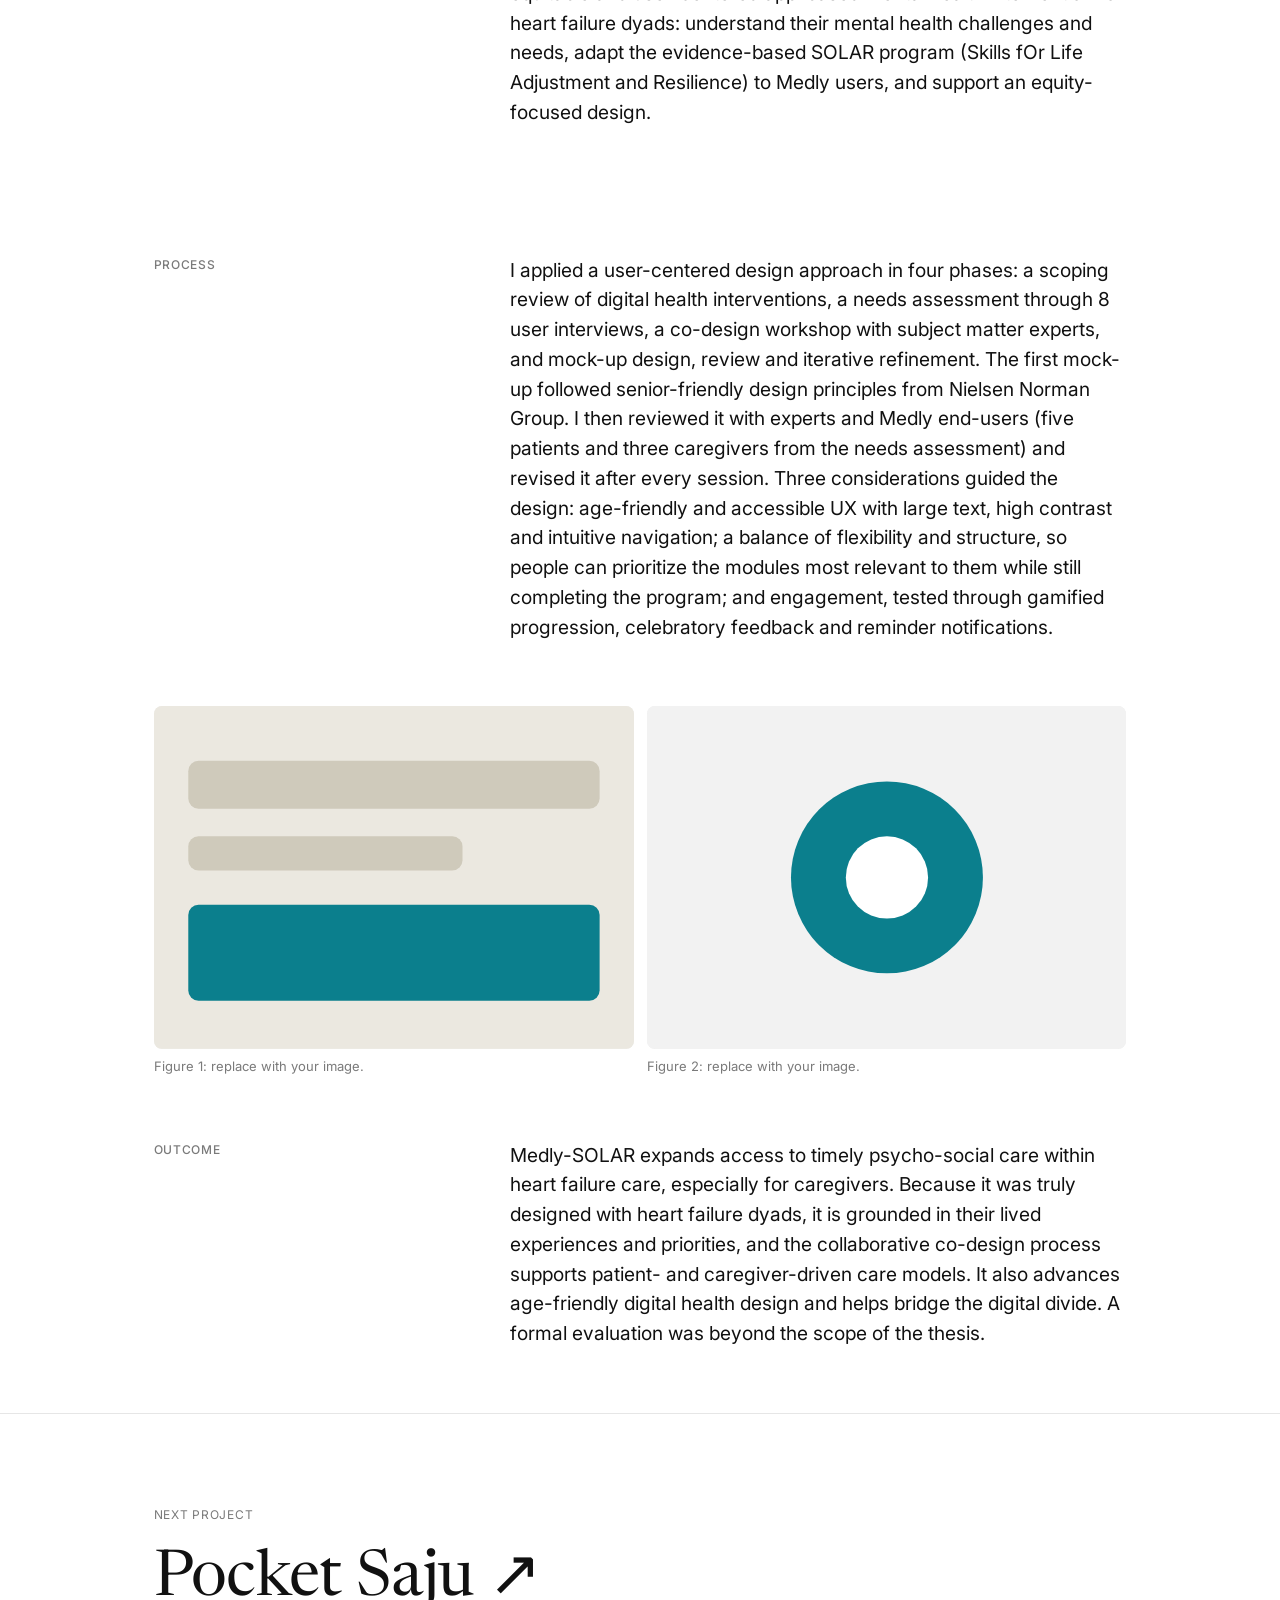
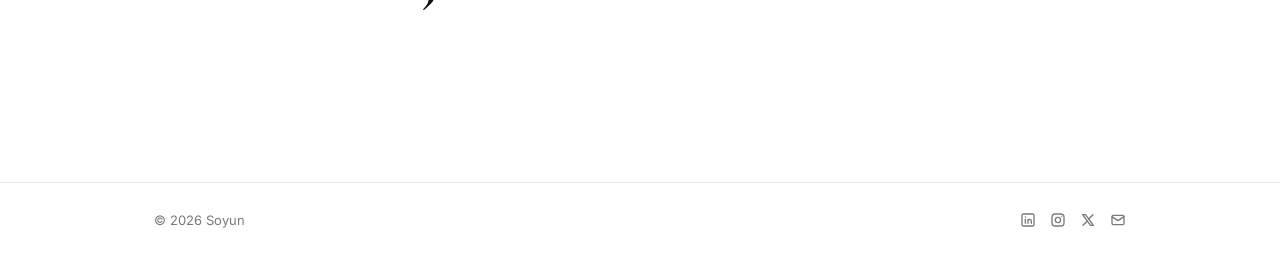
<file: projects/medly-solar.html>
<!DOCTYPE html>
<html lang="en">
<head>
  <meta charset="utf-8">
  <meta name="viewport" content="width=device-width, initial-scale=1">
  <title>Medly-SOLAR — Soyun</title>
  <meta name="description" content="Case study: Medly-SOLAR. User-Centered Design, Equitable Design.">
  <link rel="preconnect" href="https://fonts.googleapis.com">
  <link rel="preconnect" href="https://fonts.gstatic.com" crossorigin>
  <link href="https://fonts.googleapis.com/css2?family=Inter:wght@400;500&family=Newsreader:ital,opsz,wght@0,6..72,400;1,6..72,400&family=Comfortaa:wght@500&display=swap" rel="stylesheet">
  <link rel="stylesheet" href="../styles.css">
</head>
<body>
  <header class="site-header">
    <div class="wrap">
      <a href="../index.html" class="brand"><img class="brand-logo" src="../images/logo-4a.svg" width="36" height="22" alt="">Soyun</a>
      <nav class="nav" aria-label="Main">
        <a href="../index.html" aria-current="page">Work</a>
        <a href="../about.html">About</a>
        <a href="#">Resume</a>
      </nav>
    </div>
  </header>

  <main>
    <div class="wrap">
      <section class="cs-hero">
        <a class="back" href="../index.html">← All work</a>
        <h1>Medly-SOLAR</h1>
        <p class="tags-line">User-Centered Design, Equitable Design</p>
        <p class="sub">A master's thesis study that adapted the SOLAR mental health program into an app-based intervention for Medly users, designed with heart failure patients and their caregivers.</p>

        <dl class="cs-facts"><div><dt>Role</dt><dd>UX researcher &amp; designer (Master's thesis)</dd></div><div><dt>Team</dt><dd>Medly-SOLAR research team, thesis supervisor and committee</dd></div><div><dt>Timeline</dt><dd>2023–2025</dd></div><div><dt>Platform</dt><dd>Mobile app</dd></div></dl>

        <div class="cs-cover" style="aspect-ratio: 2000 / 1429"><img src="../images/medly-solar.webp" width="2000" height="1429" alt="Medly-SOLAR app home screen with Physical Health, Mental Health, Joy and Planning modules"></div>
      </section>

      <section class="cs-block reveal">
        <h2>The problem</h2>
        <p>Medly is a remote heart failure management program from the Centre for Digital Therapeutics at University Health Network, built around patient-reported symptom tracking and self-care feedback. Mental health support was a critical gap in heart failure care, for patients and especially for caregivers. The goal was an effective, equitable and user-centered app-based mental health intervention for heart failure dyads: understand their mental health challenges and needs, adapt the evidence-based SOLAR program (Skills fOr Life Adjustment and Resilience) to Medly users, and support an equity-focused design.</p>
      </section>

      <section class="cs-block reveal">
        <h2>Process</h2>
        <p>I applied a user-centered design approach in four phases: a scoping review of digital health interventions, a needs assessment through 8 user interviews, a co-design workshop with subject matter experts, and mock-up design, review and iterative refinement. The first mock-up followed senior-friendly design principles from Nielsen Norman Group. I then reviewed it with experts and Medly end-users (five patients and three caregivers from the needs assessment) and revised it after every session. Three considerations guided the design: age-friendly and accessible UX with large text, high contrast and intuitive navigation; a balance of flexibility and structure, so people can prioritize the modules most relevant to them while still completing the program; and engagement, tested through gamified progression, celebratory feedback and reminder notifications.</p>
      </section>

      <div class="cs-figures two reveal">
        <figure>
          <div class="cs-figure"><svg viewBox="0 0 160 100" preserveAspectRatio="xMidYMid slice" aria-hidden="true"><rect width="160" height="100" fill="#ebe8e0"/><rect x="20" y="16" width="120" height="14" rx="3" fill="#cfcabb"/><rect x="20" y="38" width="80" height="10" rx="3" fill="#cfcabb"/><rect x="20" y="58" width="120" height="28" rx="3" fill="#0b7f8d"/></svg></div>
          <figcaption class="cs-figcaption">Figure 1: replace with your image.</figcaption>
        </figure>
        <figure>
          <div class="cs-figure"><svg viewBox="0 0 160 100" preserveAspectRatio="xMidYMid slice" aria-hidden="true"><rect width="160" height="100" fill="#f2f2f2"/><circle cx="80" cy="50" r="28" fill="#0b7f8d"/><circle cx="80" cy="50" r="12" fill="#fff"/></svg></div>
          <figcaption class="cs-figcaption">Figure 2: replace with your image.</figcaption>
        </figure>
      </div>

      <section class="cs-block reveal">
        <h2>Outcome</h2>
        <p>Medly-SOLAR expands access to timely psycho-social care within heart failure care, especially for caregivers. Because it was truly designed with heart failure dyads, it is grounded in their lived experiences and priorities, and the collaborative co-design process supports patient- and caregiver-driven care models. It also advances age-friendly digital health design and helps bridge the digital divide. A formal evaluation was beyond the scope of the thesis.</p>
      </section>
    </div>

    <a class="next" href="pocket-saju.html">
      <div class="wrap">
        <small>Next project</small>
        <h2>Pocket Saju ↗</h2>
      </div>
    </a>
  </main>

  <footer class="site-footer">
    <div class="wrap">
      <div class="row">
        <div>© <span id="year">2026</span> Soyun</div>
        <div class="socials">
          <a href="https://www.linkedin.com/in/soyunoh/" target="_blank" rel="noopener noreferrer" aria-label="LinkedIn"><svg viewBox="0 0 24 24"><rect x="3" y="3" width="18" height="18" rx="2"/><path d="M8 11v6M8 7.5v.01M12 17v-6M12 13.5c0-1.5 1-2.5 2.5-2.5S17 12 17 13.5V17"/></svg></a>
          <a href="#" aria-label="Instagram"><svg viewBox="0 0 24 24"><rect x="3" y="3" width="18" height="18" rx="5"/><circle cx="12" cy="12" r="4"/><path d="M17.5 6.5v.01"/></svg></a>
          <a href="https://x.com/soyun_oh" target="_blank" rel="noopener noreferrer" aria-label="X (Twitter)"><svg viewBox="0 0 24 24"><path d="M4 4l11.7 16H20L8.3 4H4z"/><path d="M4.5 20l6.6-6.6M12.9 10.6L19.5 4"/></svg></a>
          <a href="mailto:soyunohh@gmail.com" aria-label="Email"><svg viewBox="0 0 24 24"><rect x="3" y="5" width="18" height="14" rx="2"/><path d="m3 7 9 6 9-6"/></svg></a>
        </div>
      </div>
    </div>
  </footer>

  <script src="../script.js"></script>
</body>
</html>
</file>
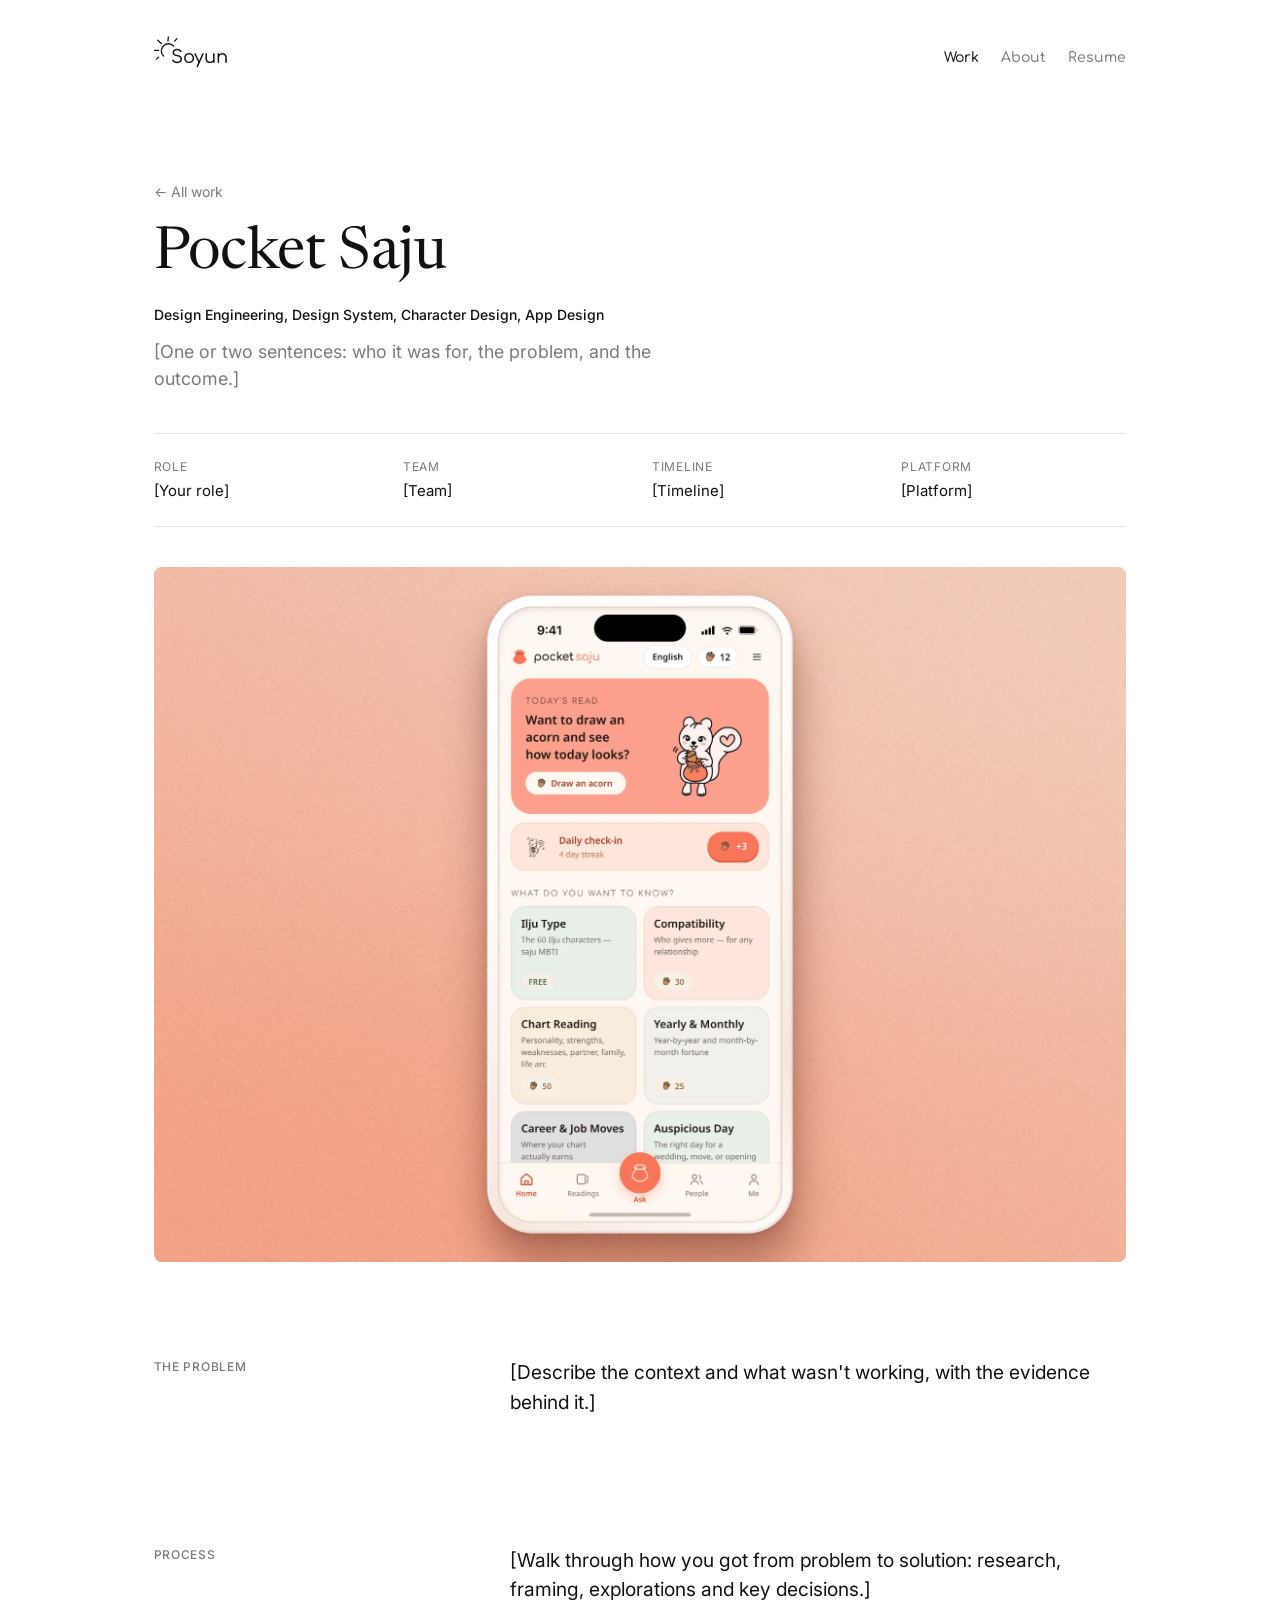
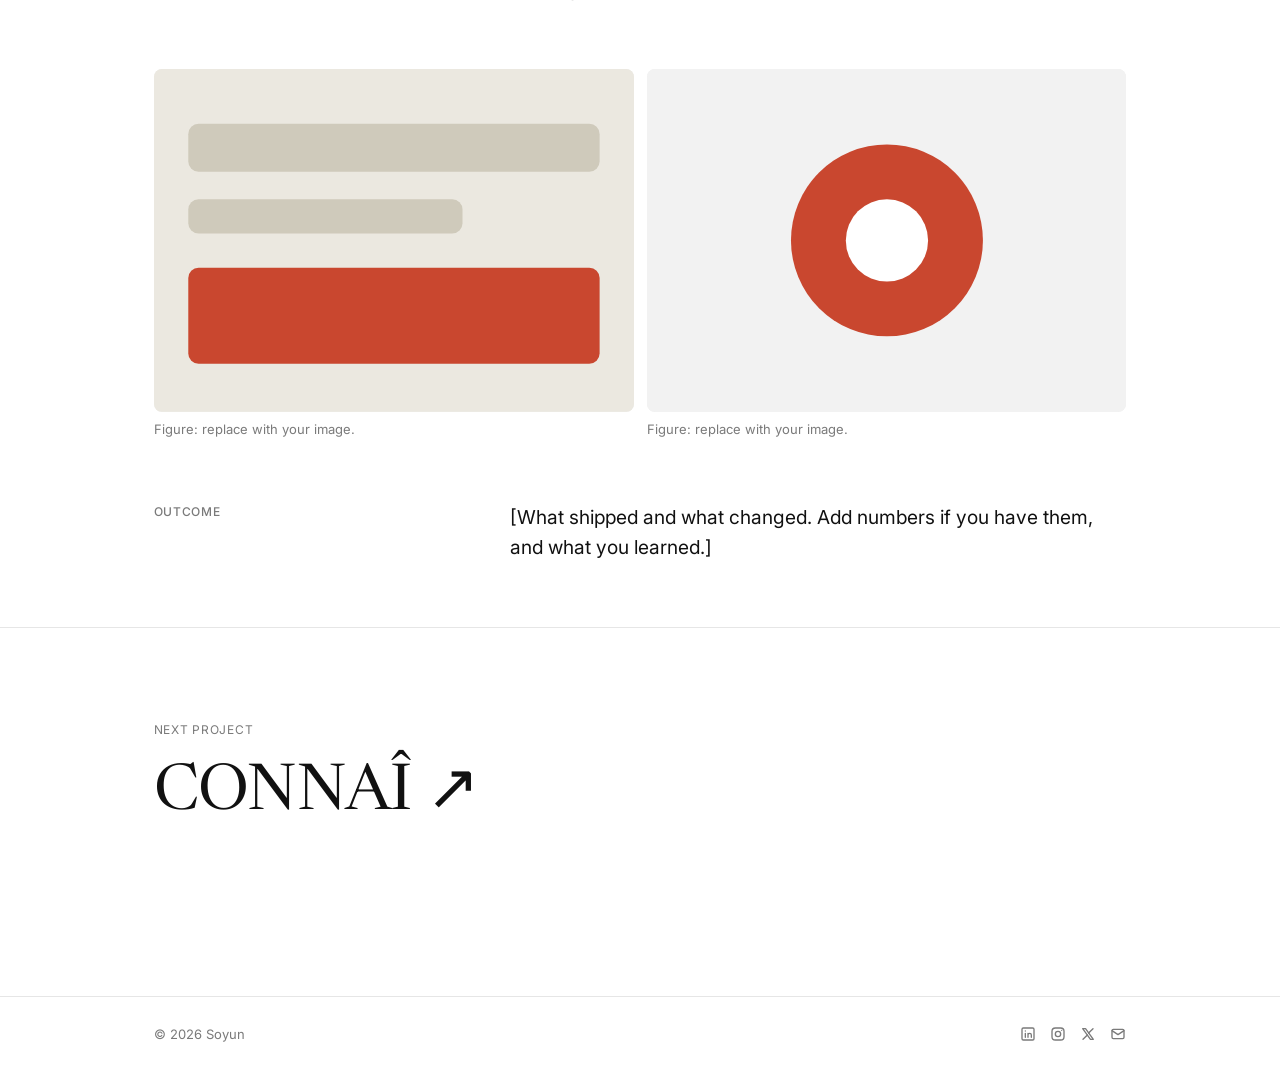
<file: projects/pocket-saju.html>
<!DOCTYPE html>
<html lang="en">
<head>
  <meta charset="utf-8">
  <meta name="viewport" content="width=device-width, initial-scale=1">
  <title>Pocket Saju — Soyun</title>
  <meta name="description" content="Case study: Pocket Saju. Design Engineering, Design System, Character Design, App Design.">
  <link rel="preconnect" href="https://fonts.googleapis.com">
  <link rel="preconnect" href="https://fonts.gstatic.com" crossorigin>
  <link href="https://fonts.googleapis.com/css2?family=Inter:wght@400;500&family=Newsreader:ital,opsz,wght@0,6..72,400;1,6..72,400&family=Comfortaa:wght@500&display=swap" rel="stylesheet">
  <link rel="stylesheet" href="../styles.css">
</head>
<body>
  <header class="site-header">
    <div class="wrap">
      <a href="../index.html" class="brand"><img class="brand-logo" src="../images/logo-4a.svg" width="36" height="22" alt="">Soyun</a>
      <nav class="nav" aria-label="Main">
        <a href="../index.html" aria-current="page">Work</a>
        <a href="../about.html">About</a>
        <a href="#">Resume</a>
      </nav>
    </div>
  </header>

  <main>
    <div class="wrap">
      <section class="cs-hero">
        <a class="back" href="../index.html">← All work</a>
        <h1>Pocket Saju</h1>
        <p class="tags-line">Design Engineering, Design System, Character Design, App Design</p>
        <p class="sub">[One or two sentences: who it was for, the problem, and the outcome.]</p>

        <dl class="cs-facts"><div><dt>Role</dt><dd>[Your role]</dd></div><div><dt>Team</dt><dd>[Team]</dd></div><div><dt>Timeline</dt><dd>[Timeline]</dd></div><div><dt>Platform</dt><dd>[Platform]</dd></div></dl>

        <div class="cs-cover" style="aspect-ratio: 2000 / 1429"><img src="../images/pocket-saju.webp" width="2000" height="1429" alt="Pocket Saju app home screen with today's read, daily check-in and reading topics"></div>
      </section>

      <section class="cs-block reveal">
        <h2>The problem</h2>
        <p>[Describe the context and what wasn't working, with the evidence behind it.]</p>
      </section>

      <section class="cs-block reveal">
        <h2>Process</h2>
        <p>[Walk through how you got from problem to solution: research, framing, explorations and key decisions.]</p>
      </section>

      <div class="cs-figures two reveal">
        <figure>
          <div class="cs-figure"><svg viewBox="0 0 160 100" preserveAspectRatio="xMidYMid slice" aria-hidden="true"><rect width="160" height="100" fill="#ebe8e0"/><rect x="20" y="16" width="120" height="14" rx="3" fill="#cfcabb"/><rect x="20" y="38" width="80" height="10" rx="3" fill="#cfcabb"/><rect x="20" y="58" width="120" height="28" rx="3" fill="#c9472f"/></svg></div>
          <figcaption class="cs-figcaption">Figure: replace with your image.</figcaption>
        </figure>
        <figure>
          <div class="cs-figure"><svg viewBox="0 0 160 100" preserveAspectRatio="xMidYMid slice" aria-hidden="true"><rect width="160" height="100" fill="#f2f2f2"/><circle cx="80" cy="50" r="28" fill="#c9472f"/><circle cx="80" cy="50" r="12" fill="#fff"/></svg></div>
          <figcaption class="cs-figcaption">Figure: replace with your image.</figcaption>
        </figure>
      </div>

      <section class="cs-block reveal">
        <h2>Outcome</h2>
        <p>[What shipped and what changed. Add numbers if you have them, and what you learned.]</p>
      </section>
    </div>

    <a class="next" href="connai.html">
      <div class="wrap">
        <small>Next project</small>
        <h2>CONNAÎ ↗</h2>
      </div>
    </a>
  </main>

  <footer class="site-footer">
    <div class="wrap">
      <div class="row">
        <div>© <span id="year">2026</span> Soyun</div>
        <div class="socials">
          <a href="https://www.linkedin.com/in/soyunoh/" target="_blank" rel="noopener noreferrer" aria-label="LinkedIn"><svg viewBox="0 0 24 24"><rect x="3" y="3" width="18" height="18" rx="2"/><path d="M8 11v6M8 7.5v.01M12 17v-6M12 13.5c0-1.5 1-2.5 2.5-2.5S17 12 17 13.5V17"/></svg></a>
          <a href="#" aria-label="Instagram"><svg viewBox="0 0 24 24"><rect x="3" y="3" width="18" height="18" rx="5"/><circle cx="12" cy="12" r="4"/><path d="M17.5 6.5v.01"/></svg></a>
          <a href="https://x.com/soyun_oh" target="_blank" rel="noopener noreferrer" aria-label="X (Twitter)"><svg viewBox="0 0 24 24"><path d="M4 4l11.7 16H20L8.3 4H4z"/><path d="M4.5 20l6.6-6.6M12.9 10.6L19.5 4"/></svg></a>
          <a href="mailto:soyunohh@gmail.com" aria-label="Email"><svg viewBox="0 0 24 24"><rect x="3" y="5" width="18" height="14" rx="2"/><path d="m3 7 9 6 9-6"/></svg></a>
        </div>
      </div>
    </div>
  </footer>

  <script src="../script.js"></script>
</body>
</html>
</file>
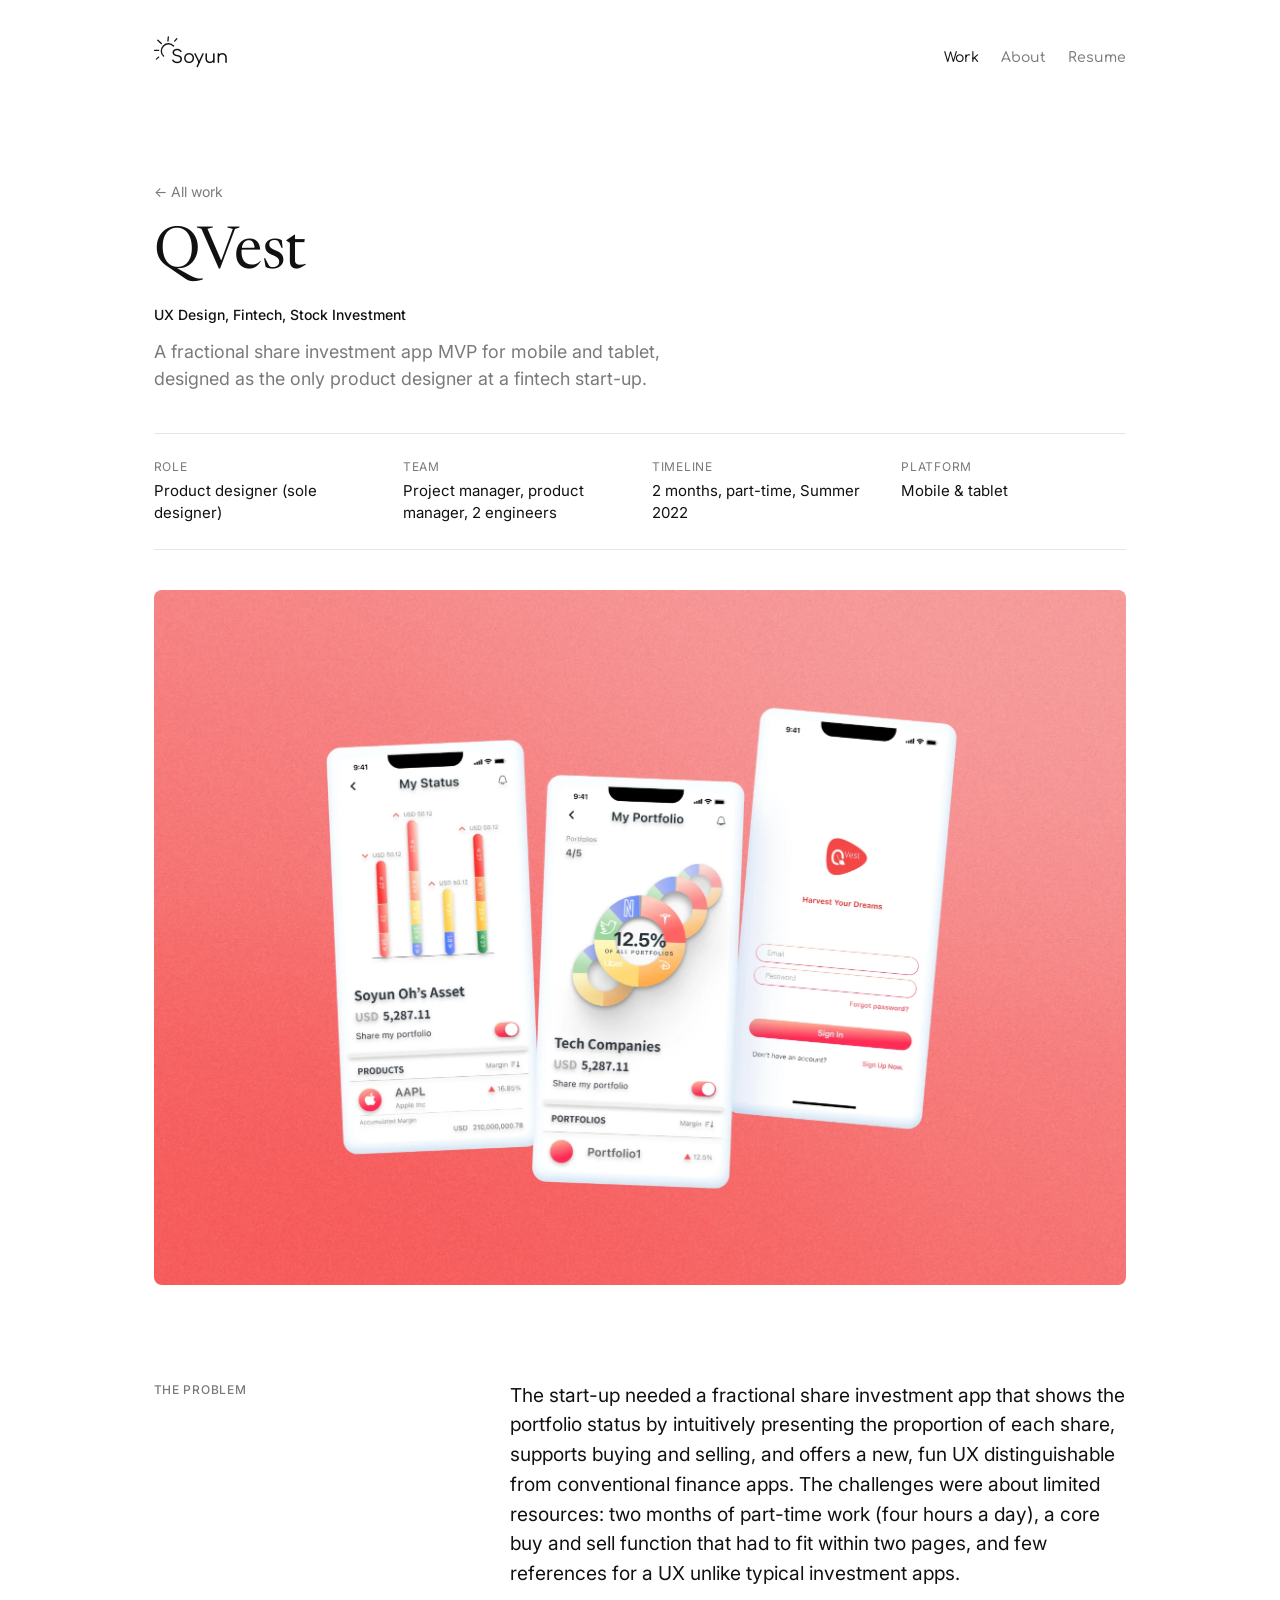
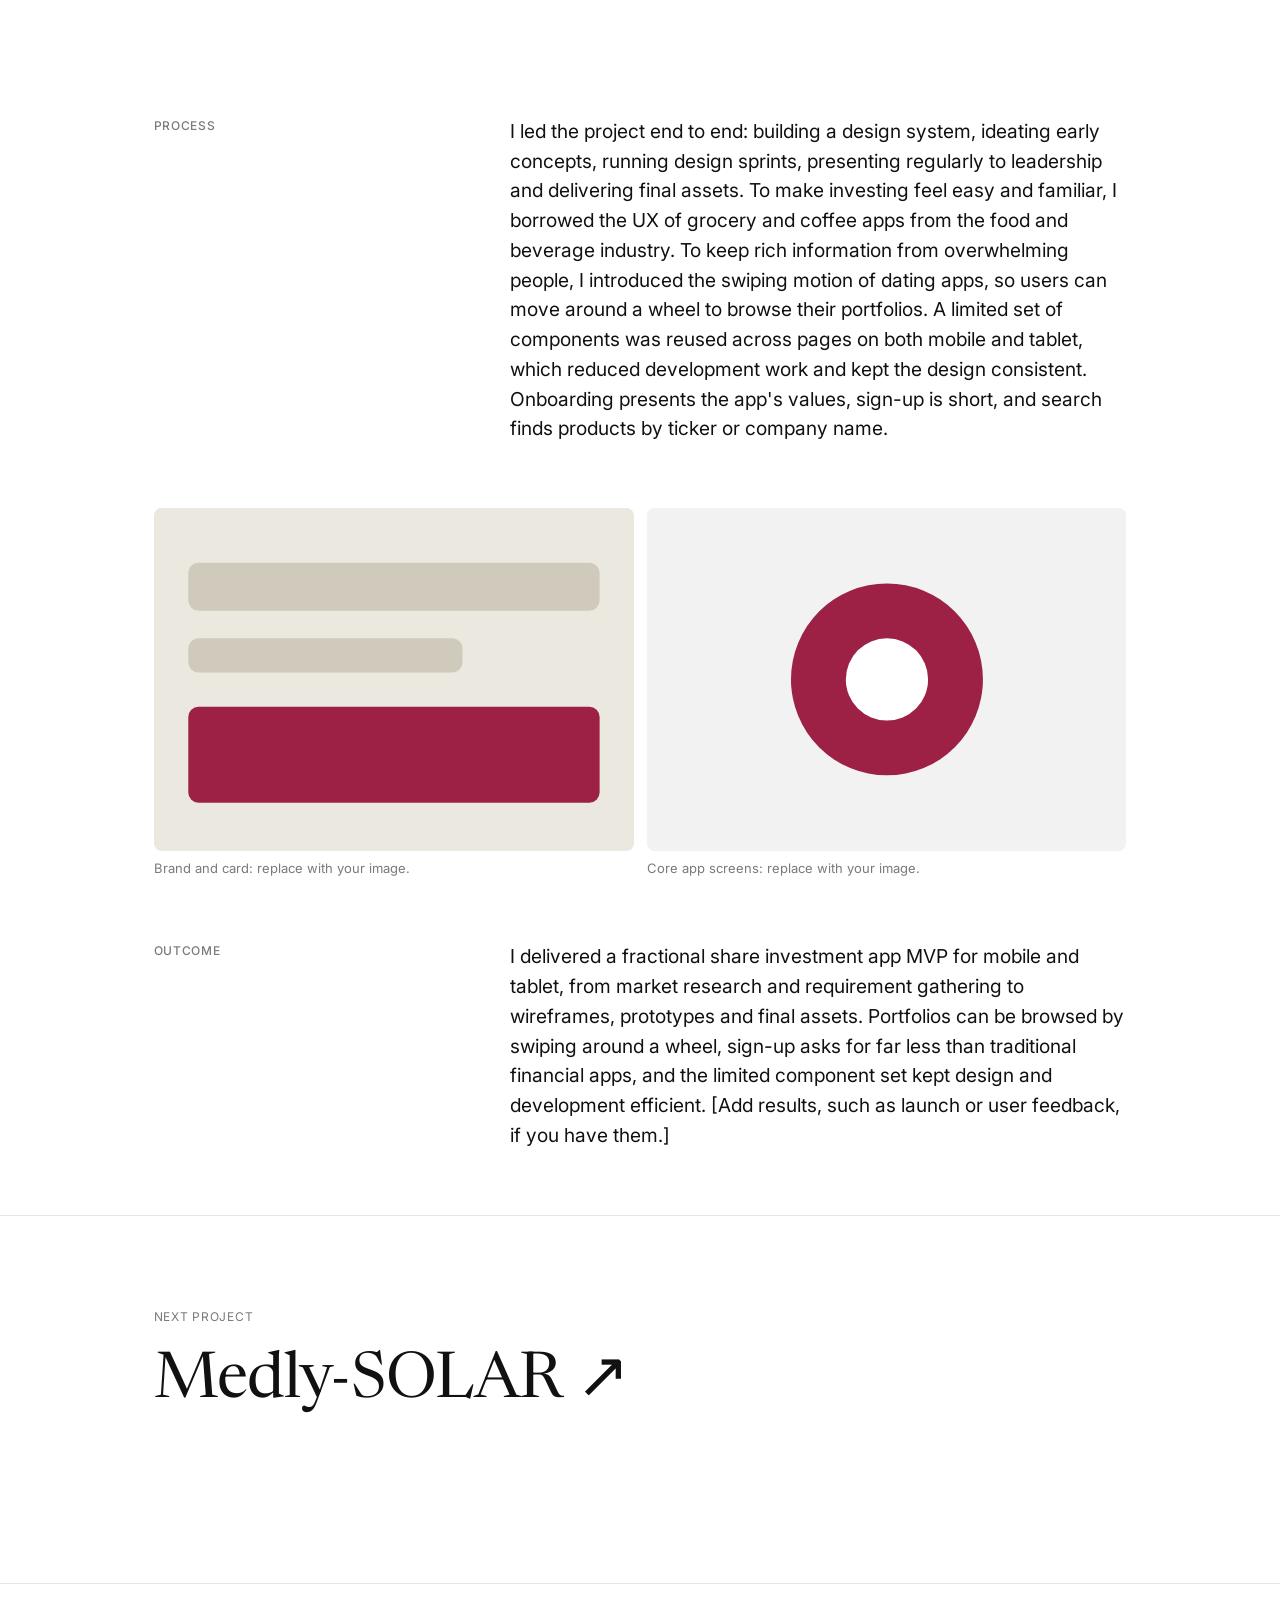
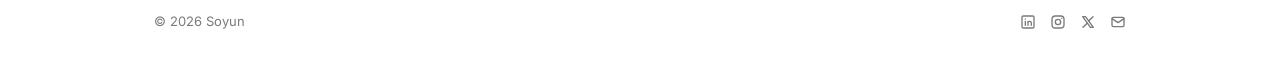
<file: projects/qvest.html>
<!DOCTYPE html>
<html lang="en">
<head>
  <meta charset="utf-8">
  <meta name="viewport" content="width=device-width, initial-scale=1">
  <title>QVest — Soyun</title>
  <meta name="description" content="Case study: QVest. UX Design, Fintech, Stock Investment.">
  <link rel="preconnect" href="https://fonts.googleapis.com">
  <link rel="preconnect" href="https://fonts.gstatic.com" crossorigin>
  <link href="https://fonts.googleapis.com/css2?family=Inter:wght@400;500&family=Newsreader:ital,opsz,wght@0,6..72,400;1,6..72,400&family=Comfortaa:wght@500&display=swap" rel="stylesheet">
  <link rel="stylesheet" href="../styles.css">
</head>
<body>
  <header class="site-header">
    <div class="wrap">
      <a href="../index.html" class="brand"><img class="brand-logo" src="../images/logo-4a.svg" width="36" height="22" alt="">Soyun</a>
      <nav class="nav" aria-label="Main">
        <a href="../index.html" aria-current="page">Work</a>
        <a href="../about.html">About</a>
        <a href="#">Resume</a>
      </nav>
    </div>
  </header>

  <main>
    <div class="wrap">
      <section class="cs-hero">
        <a class="back" href="../index.html">← All work</a>
        <h1>QVest</h1>
        <p class="tags-line">UX Design, Fintech, Stock Investment</p>
        <p class="sub">A fractional share investment app MVP for mobile and tablet, designed as the only product designer at a fintech start-up.</p>

        <dl class="cs-facts"><div><dt>Role</dt><dd>Product designer (sole designer)</dd></div><div><dt>Team</dt><dd>Project manager, product manager, 2 engineers</dd></div><div><dt>Timeline</dt><dd>2 months, part-time, Summer 2022</dd></div><div><dt>Platform</dt><dd>Mobile &amp; tablet</dd></div></dl>

        <div class="cs-cover" style="aspect-ratio: 2000 / 1429"><img src="../images/qvest.webp" width="2000" height="1429" alt="Three phone screens of an investing app: My Status, My Portfolio and Sign In"></div>
      </section>

      <section class="cs-block reveal">
        <h2>The problem</h2>
        <p>The start-up needed a fractional share investment app that shows the portfolio status by intuitively presenting the proportion of each share, supports buying and selling, and offers a new, fun UX distinguishable from conventional finance apps. The challenges were about limited resources: two months of part-time work (four hours a day), a core buy and sell function that had to fit within two pages, and few references for a UX unlike typical investment apps.</p>
      </section>

      <section class="cs-block reveal">
        <h2>Process</h2>
        <p>I led the project end to end: building a design system, ideating early concepts, running design sprints, presenting regularly to leadership and delivering final assets. To make investing feel easy and familiar, I borrowed the UX of grocery and coffee apps from the food and beverage industry. To keep rich information from overwhelming people, I introduced the swiping motion of dating apps, so users can move around a wheel to browse their portfolios. A limited set of components was reused across pages on both mobile and tablet, which reduced development work and kept the design consistent. Onboarding presents the app's values, sign-up is short, and search finds products by ticker or company name.</p>
      </section>

      <div class="cs-figures two reveal">
        <figure>
          <div class="cs-figure"><svg viewBox="0 0 160 100" preserveAspectRatio="xMidYMid slice" aria-hidden="true"><rect width="160" height="100" fill="#ebe8e0"/><rect x="20" y="16" width="120" height="14" rx="3" fill="#cfcabb"/><rect x="20" y="38" width="80" height="10" rx="3" fill="#cfcabb"/><rect x="20" y="58" width="120" height="28" rx="3" fill="#9c2145"/></svg></div>
          <figcaption class="cs-figcaption">Brand and card: replace with your image.</figcaption>
        </figure>
        <figure>
          <div class="cs-figure"><svg viewBox="0 0 160 100" preserveAspectRatio="xMidYMid slice" aria-hidden="true"><rect width="160" height="100" fill="#f2f2f2"/><circle cx="80" cy="50" r="28" fill="#9c2145"/><circle cx="80" cy="50" r="12" fill="#fff"/></svg></div>
          <figcaption class="cs-figcaption">Core app screens: replace with your image.</figcaption>
        </figure>
      </div>

      <section class="cs-block reveal">
        <h2>Outcome</h2>
        <p>I delivered a fractional share investment app MVP for mobile and tablet, from market research and requirement gathering to wireframes, prototypes and final assets. Portfolios can be browsed by swiping around a wheel, sign-up asks for far less than traditional financial apps, and the limited component set kept design and development efficient. [Add results, such as launch or user feedback, if you have them.]</p>
      </section>
    </div>

    <a class="next" href="medly-solar.html">
      <div class="wrap">
        <small>Next project</small>
        <h2>Medly-SOLAR ↗</h2>
      </div>
    </a>
  </main>

  <footer class="site-footer">
    <div class="wrap">
      <div class="row">
        <div>© <span id="year">2026</span> Soyun</div>
        <div class="socials">
          <a href="https://www.linkedin.com/in/soyunoh/" target="_blank" rel="noopener noreferrer" aria-label="LinkedIn"><svg viewBox="0 0 24 24"><rect x="3" y="3" width="18" height="18" rx="2"/><path d="M8 11v6M8 7.5v.01M12 17v-6M12 13.5c0-1.5 1-2.5 2.5-2.5S17 12 17 13.5V17"/></svg></a>
          <a href="#" aria-label="Instagram"><svg viewBox="0 0 24 24"><rect x="3" y="3" width="18" height="18" rx="5"/><circle cx="12" cy="12" r="4"/><path d="M17.5 6.5v.01"/></svg></a>
          <a href="https://x.com/soyun_oh" target="_blank" rel="noopener noreferrer" aria-label="X (Twitter)"><svg viewBox="0 0 24 24"><path d="M4 4l11.7 16H20L8.3 4H4z"/><path d="M4.5 20l6.6-6.6M12.9 10.6L19.5 4"/></svg></a>
          <a href="mailto:soyunohh@gmail.com" aria-label="Email"><svg viewBox="0 0 24 24"><rect x="3" y="5" width="18" height="14" rx="2"/><path d="m3 7 9 6 9-6"/></svg></a>
        </div>
      </div>
    </div>
  </footer>

  <script src="../script.js"></script>
</body>
</html>
</file>
<file: styles.css>
:root {
  --bg: #ffffff;
  --ink: #111111;
  --muted: #7a7a7a;
  --line: #e6e6e6;
  --surface: #f2f2f2;
  --serif: "Newsreader", "Iowan Old Style", Georgia, serif;
  --sans: "Inter", -apple-system, BlinkMacSystemFont, "Helvetica Neue", Arial, sans-serif;
  --gutter: clamp(20px, 10.5vw, 213px);
  --gap: 13px;
  --radius: 8px;
}

/* Desktop: side margins are 12% of the screen width on every page */
@media (min-width: 960px) {
  :root { --gutter: min(12vw, 260px); }
}

* { box-sizing: border-box; margin: 0; padding: 0; }
html { scroll-behavior: smooth; }
/* Mouse pointer: the sun mark (logo-1b), hotspot at its centre. */
html { cursor: url("images/cursor-sun.svg") 9 9, auto; }
/* Clickable things get the same sun with its centre filled (instead of the pointing hand) */
a[href], button { cursor: url("images/cursor-sun-link.svg") 9 9, pointer; }

body {
  background: var(--bg);
  color: var(--ink);
  font-family: var(--sans);
  font-size: 15px;
  line-height: 1.5;
  -webkit-font-smoothing: antialiased;
}
a { color: inherit; text-decoration: none; }
img, svg { display: block; max-width: 100%; }
:focus-visible { outline: 2px solid var(--ink); outline-offset: 3px; }

.wrap { padding: 0 var(--gutter); }

/* Header */
.site-header .wrap {
  display: flex; justify-content: space-between; align-items: center;
  padding-top: 44px; padding-bottom: 20px;
}
.brand { position: relative; padding-left: .95em; font-family: "Comfortaa", var(--sans); font-weight: 500; font-size: 18px; letter-spacing: 0; }
/* The 4a sun mark, turned 45deg counter-clockwise, sits at the upper left of the wordmark, as in the design reference:
   its stroke box starts 17.9px left of / 13.2px above the S (at 18px type) and its left edge is the page's left edge */
.brand-logo { position: absolute; left: -.103em; top: -.69em; width: 1.86em; height: auto; transform: rotate(-45deg); transform-origin: 50% 94%; pointer-events: none; }
.nav { display: flex; gap: 22px; font-family: "Comfortaa", var(--sans); font-weight: 500; font-size: 14px; }
.nav a { color: var(--muted); transition: color .2s; }
.nav a:hover, .nav a[aria-current="page"] { color: var(--ink); }

/* Hero */
.hero { padding: clamp(56px, 9vw, 130px) 0 clamp(48px, 5vw, 80px); }
.hero h1 {
  font-family: "Comfortaa", var(--sans); font-weight: 500;
  font-size: clamp(26px, 2.7vw, 38px); line-height: 1.3; letter-spacing: 0;
  max-width: 34ch; text-wrap: balance;
}

/* Project grid */
.grid { display: grid; grid-template-columns: 1fr; gap: var(--gap); }
@media (min-width: 800px) { .grid { grid-template-columns: 1fr 1fr; } }

/* Tile height is fixed to what it was with the old 5% side margins (7:5 at that width).
   The tiles are now narrower, so the images are cropped left and right and the mockups keep their size. */
:root {
  --tile-h: calc((100vw - 2 * clamp(20px, 5vw, 100px)) * 5 / 7);
}
@media (min-width: 800px) {
  :root { --tile-h: calc((100vw - 2 * clamp(20px, 5vw, 100px) - clamp(12px, 1vw, 18px)) / 2 * 5 / 7); }
}
.tile {
  position: relative; display: block; overflow: hidden;
  height: var(--tile-h); border-radius: var(--radius); background: var(--surface);
}
.tile .art { width: 100%; height: 100%; object-fit: cover; }
.tile .art > svg { width: 100%; height: 100%; }

/* Hover overlay: company name + discipline, tinted with the project colour */
.overlay {
  position: absolute; inset: 0; padding: clamp(20px, 3.6vw, 56px);
  background: color-mix(in srgb, var(--tint) 88%, transparent);
  color: #fff; display: flex; flex-direction: column; gap: 6px;
  opacity: 0; transition: opacity .3s ease;
}
.overlay .name { font-family: var(--serif); font-size: clamp(20px, 1.8vw, 26px); line-height: 1.2; }
.overlay .tags { font-size: 14px; font-weight: 500; }
.tile:hover .overlay, .tile:focus-visible .overlay { opacity: 1; }

/* Touch devices can't hover: show the name under the image instead */
.caption { display: none; }
@media (hover: none) {
  .overlay { display: none; }
  .caption { display: block; padding: 10px 2px 4px; }
  .caption .name { font-family: var(--serif); font-size: 18px; }
  .caption .tags { color: var(--muted); font-size: 13px; }
  .item { display: block; }
}

/* Footer (identical on every page) */
.site-footer { border-top: 1px solid var(--line); margin-top: clamp(32px, 5vw, 64px); padding: 28px 0 40px; color: var(--muted); font-size: 13px; }
.site-footer .row { display: flex; justify-content: space-between; align-items: center; gap: 24px; flex-wrap: wrap; }
.site-footer a:hover { color: var(--ink); }
.socials { display: flex; gap: 14px; align-items: center; }
.socials a { display: inline-flex; padding: 4px; margin: -4px; }
.socials svg { width: 16px; height: 16px; stroke: var(--muted); fill: none; stroke-width: 2; stroke-linecap: round; stroke-linejoin: round; }
.socials a:hover svg { stroke: var(--ink); }
@media (max-width: 700px) {
  .site-footer .row { flex-direction: column; gap: 14px; }
  .socials { justify-content: center; }
}

/* Case study */
.cs-hero { padding: clamp(40px, 7vw, 96px) 0 32px; }
.cs-hero .back { color: var(--muted); font-size: 14px; }
.cs-hero .back:hover { color: var(--ink); }
.cs-hero h1 { font-family: var(--serif); font-weight: 400; font-size: clamp(34px, 4.6vw, 64px); line-height: 1.1; letter-spacing: -0.01em; margin: 20px 0 16px; max-width: 18ch; }
.cs-hero p.sub { color: var(--muted); font-size: clamp(16px, 1.4vw, 19px); max-width: 52ch; }
.cs-facts { display: grid; grid-template-columns: repeat(2, 1fr); gap: 24px; padding: 24px 0; border-block: 1px solid var(--line); margin: 40px 0; }
.cs-facts dt { font-size: 12px; letter-spacing: .06em; text-transform: uppercase; color: var(--muted); }
.cs-facts dd { margin-top: 4px; }
@media (min-width: 800px) { .cs-facts { grid-template-columns: repeat(4, 1fr); } }
.cs-cover, .cs-figure { border-radius: var(--radius); overflow: hidden; background: var(--surface); }
.cs-cover { aspect-ratio: 16 / 9; }
.cs-figure { aspect-ratio: 7 / 5; }
.cs-cover > svg, .cs-figure > svg { width: 100%; height: 100%; }
.cs-block { display: grid; gap: 14px; padding: clamp(36px, 5vw, 72px) 0; }
.cs-block h2 { font-size: 12px; letter-spacing: .06em; text-transform: uppercase; color: var(--muted); font-weight: 500; }
.cs-block p { font-size: clamp(17px, 1.5vw, 21px); line-height: 1.55; max-width: 60ch; }
@media (min-width: 900px) { .cs-block { grid-template-columns: 1fr 2fr; gap: 48px; } }
.cs-figures { display: grid; gap: var(--gap); }
@media (min-width: 800px) { .cs-figures.two { grid-template-columns: 1fr 1fr; } }
.cs-figcaption { color: var(--muted); font-size: 13px; margin-top: 8px; }
.next { display: block; padding: clamp(48px, 7vw, 96px) 0; border-top: 1px solid var(--line); }
.next small { color: var(--muted); font-size: 12px; letter-spacing: .06em; text-transform: uppercase; }
.next h2 { font-family: var(--serif); font-weight: 400; font-size: clamp(32px, 5vw, 64px); letter-spacing: -0.01em; margin-top: 6px; transition: opacity .2s; }
.next:hover h2 { opacity: .55; }

/* Reveal on scroll */
.reveal { opacity: 0; transform: translateY(14px); transition: opacity .7s ease, transform .7s cubic-bezier(.2,.7,.2,1); }
.reveal.in { opacity: 1; transform: none; }
@media (prefers-reduced-motion: reduce) {
  html { scroll-behavior: auto; }
  .reveal { opacity: 1; transform: none; transition: none; }
  .overlay { transition: none; }
}

/* ---------- About page ---------- */

.intro { position: relative; padding: clamp(40px, 6vw, 84px) 0 clamp(40px, 5vw, 64px); }
.intro::before, .intro::after {
  content: ""; position: absolute; z-index: -1; pointer-events: none; border-radius: 50%; filter: blur(56px); opacity: 1;
}
/* Glow colours: a deeper pink centre (#F9DCDC) fading out to #FEF5F5, and a much paler, translucent take on #63AE8C (#D8EBE2 = 216, 235, 226) */
.intro::before { left: 4%; top: 6%; width: 46%; height: 72%; background: radial-gradient(circle, #F9DCDC 0%, rgba(252, 232, 232, .85) 45%, rgba(254, 245, 245, .6) 62%, transparent 78%); }
.intro::after  { left: 40%; top: 20%; width: 42%; height: 66%; background: radial-gradient(circle, rgba(216, 235, 226, .8) 0%, rgba(216, 235, 226, .45) 55%, transparent 75%); }
.intro p { font-size: clamp(16px, 1.35vw, 19px); line-height: 1.45; max-width: 66ch; }
.intro p + p { margin-top: 1.7em; }

.about-section { padding-bottom: clamp(28px, 4vw, 56px); }
.about-section h2 { font-family: "Comfortaa", var(--sans); font-style: normal; font-weight: 500; font-size: clamp(18px, 1.7vw, 22px); margin-bottom: 14px; }

.cards { display: grid; grid-template-columns: 1fr; gap: 13px; align-items: start; }
@media (min-width: 600px) { .cards { grid-template-columns: 1fr 1fr; } }
@media (min-width: 960px) { .cards { grid-template-columns: repeat(3, 1fr); } }
/* Three staggered columns of equal height, so the block outlines a clean rectangle */
.cards > .col { display: contents; }
@media (min-width: 960px) {
  .cards { align-items: stretch; }
  .cards > .col { display: flex; flex-direction: column; gap: 13px; }
  .cards > .col > .card { flex: 0.75 0 auto; }
  .cards > .col > .card.tall { flex: 1.3333 0 auto; }
}

.card {
  position: relative; aspect-ratio: 4 / 3; overflow: hidden; border-radius: 4px;
  border: 1px solid var(--line);
  background: linear-gradient(var(--angle, 135deg), var(--a, #f7f6f3), var(--b, var(--a, #f7f6f3)));
  display: grid; place-items: center;
}

/* About footer */

.cs-hero .tags-line { font-size: 14px; font-weight: 500; margin-bottom: 14px; }

/* Real project images */
.tile .art > img { width: 100%; height: 100%; object-fit: cover; }
.cs-cover > img { width: 100%; height: 100%; object-fit: contain; }

/* Photo cards: show the whole photo, framed inside the card */
.card.photo { container-type: size; }
.card.photo > img { position: absolute; inset: 0; margin: auto; height: 86%; width: auto; max-width: 92%; object-fit: cover; border-radius: 3px; box-shadow: 0 6px 18px rgba(0,0,0,.14); }
/* The photo keeps its own ratio and always fits inside whatever frame the column gives it */
@supports (width: 1cqw) {
  .card.photo > img { aspect-ratio: var(--ar); width: min(92cqw, calc(86cqh * var(--ar))); height: auto; max-width: none; }
}


/* Portrait photos get a tall frame */
.card.tall { aspect-ratio: 3 / 4; }

/* One wide photo spans the full width under the columns */
.card.wide { grid-column: 1 / -1; aspect-ratio: 21 / 9; }
</file>
